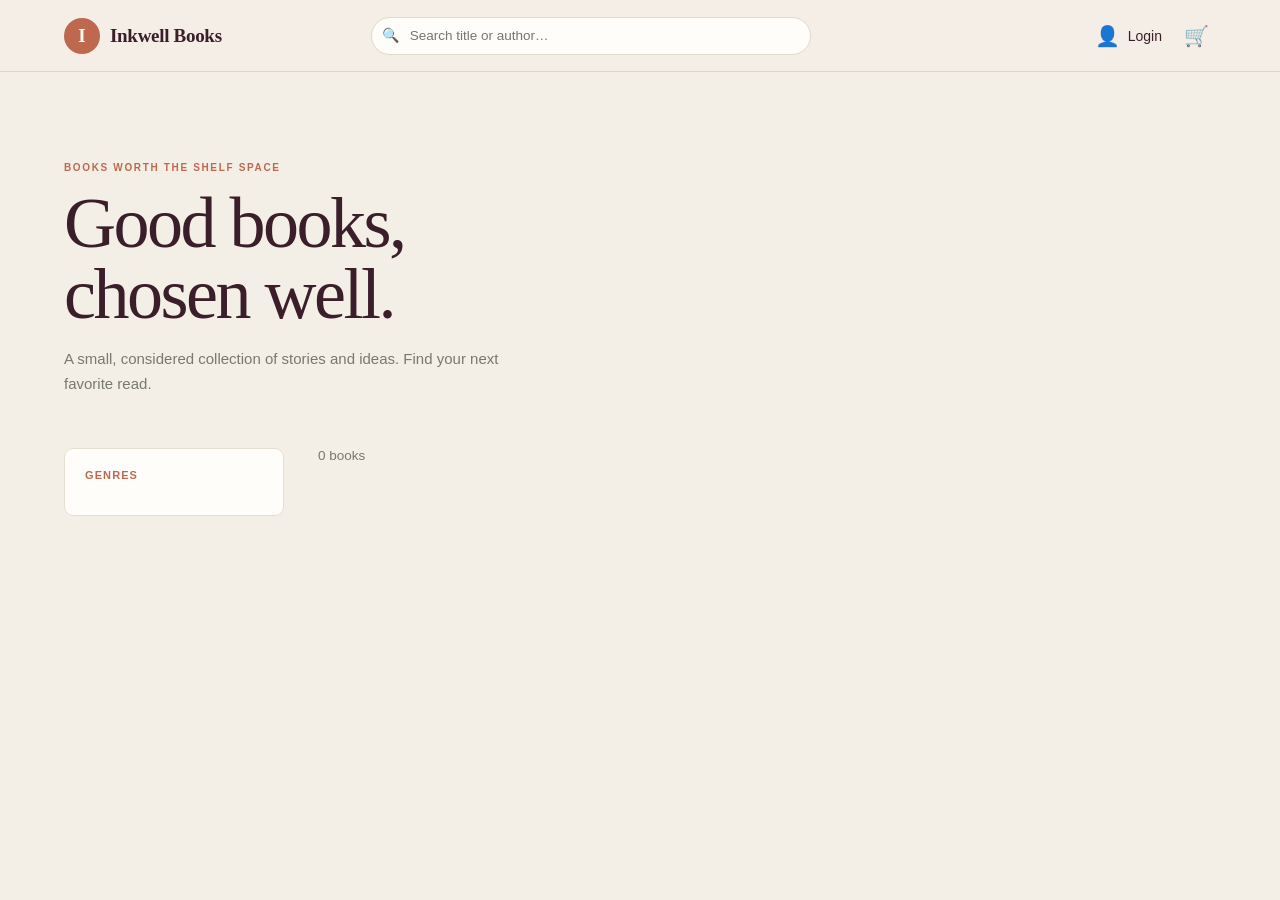
<file: index.html>
<!DOCTYPE html>
<html lang="en">
<head>
    <meta charset="UTF-8">
    <meta name="viewport" content="width=device-width, initial-scale=1">
    <meta http-equiv="refresh" content="0; url=shop.html">
    <title>Inkwell Books</title>
</head>
<body>
    <p>Redirecting to <a href="shop.html">Inkwell Books</a>…</p>
</body>
</html>
</file>
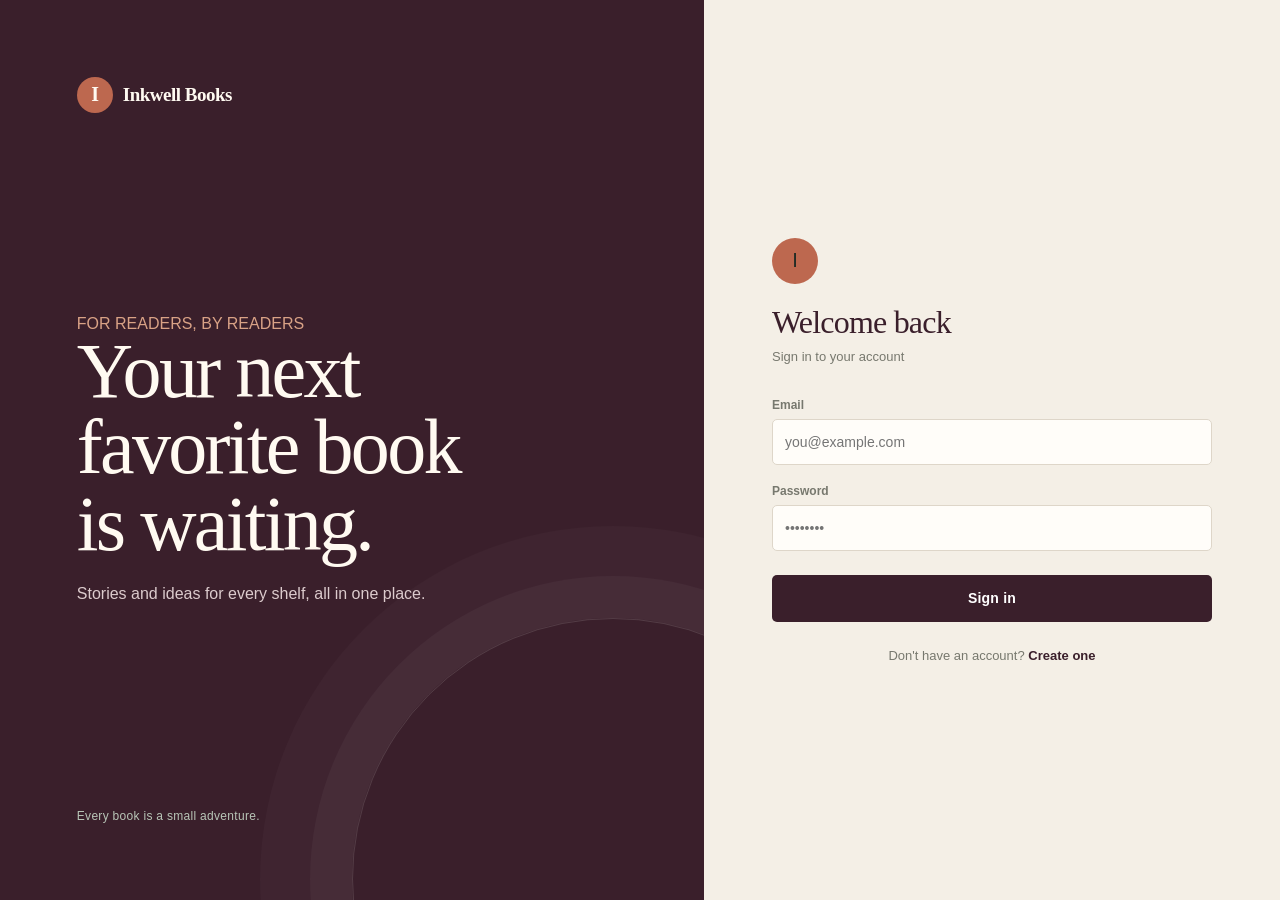
<file: account.html>
<!DOCTYPE html>
<html lang="en">
<head>
    <meta charset="UTF-8">
    <title>Inkwell Books - Account</title>
    <link rel="stylesheet" href="style/account.css">
    <link rel="stylesheet" href="style/inkwell.css">
</head>
<body class="account-page">
    <div class="container">
        <a href="shop.html" class="brand-link"><span class="brand-mark" aria-hidden="true">I</span>Inkwell Books</a>
        <p class="account-eyebrow">YOUR READING CORNER</p>
        <h2>My Account</h2>
        <div id="user-info">
            <div class="form-group">
                <label for="name">First Name</label>
                <input type="text" id="name" readonly>
            </div>
            <div class="form-group">
                <label for="surname">Surname</label>
                <input type="text" id="surname" readonly>
            </div>
            <div class="form-group">
                <label for="email">Email</label>
                <input type="email" id="email" readonly>
            </div>
            <div class="form-group">
                <label for="password">Password</label>
                <input type="password" id="password" readonly>
            </div>
            <button id="edit-btn" class="btn btn-blue">Edit</button>
            <button id="save-btn" class="btn btn-green">Save</button>
            <button id="cancel-btn" class="btn btn-gray">Cancel</button>
        </div>
        <section id="wishlist-section" class="wishlist-section">
            <h3>My Wishlist</h3>
            <div id="wishlist-items"></div>
        </section>
        <div class="logout-area">
            <button id="logout-btn" class="btn btn-red">Logout</button>
        </div>
    </div>

    <dialog id="logout-dialog" class="confirm-dialog" aria-labelledby="logout-dialog-title">
        <div class="confirm-dialog-icon" aria-hidden="true">↗</div>
        <h3 id="logout-dialog-title">Log out from your account?</h3>
        <p>You'll need to sign in again to continue.</p>
        <div class="confirm-dialog-actions">
            <button type="button" class="btn btn-gray" id="cancel-logout">Stay logged in</button>
            <button type="button" class="btn btn-red" id="confirm-logout">Log out</button>
        </div>
    </dialog>

    <script src="https://ajax.googleapis.com/ajax/libs/jquery/3.7.1/jquery.min.js"></script>
    <script src="scripts/users/user.js"></script>
    <script src="scripts/storage.js"></script>
    <script src="scripts/account.js"></script>
</body>
</html>
</file>
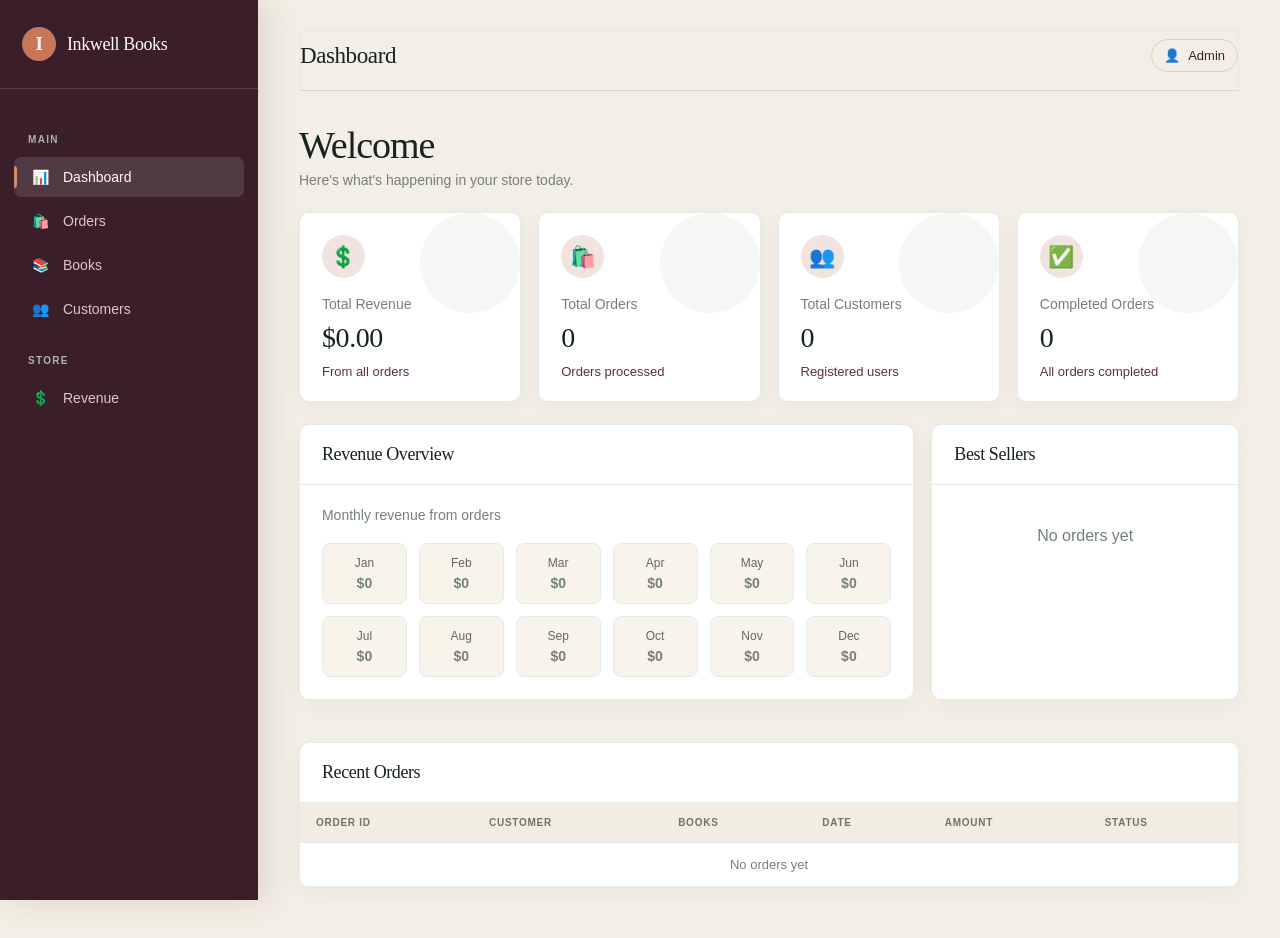
<file: admin.html>
<!DOCTYPE html>
<html lang="en">
<head>
    <meta charset="UTF-8">
    <title>Inkwell Books - Dashboard</title>
    <link rel="stylesheet" href="style/admin.css">
    <link rel="stylesheet" href="style/inkwell.css">
</head>
<body class="admin-page">

    <div class="sidebar">
        <div class="sidebar-brand">
            <h5><span class="brand-mark" aria-hidden="true">I</span><span>Inkwell Books</span></h5>
        </div>
        <ul class="sidebar-menu">
            <li class="sidebar-section-title">MAIN</li>
            <li>
                <a href="admin.html" class="active">
                    <span class="icon">📊</span>
                    <span>Dashboard</span>
                </a>
            </li>
            <li>
                <a href="orders.html">
                    <span class="icon">🛍️</span>
                    <span>Orders</span>
                </a>
            </li>
            <li>
                <a href="books.html">
                    <span class="icon">📚</span>
                    <span>Books</span>
                </a>
            </li>
            <li>
                <a href="customers.html">
                    <span class="icon">👥</span>
                    <span>Customers</span>
                </a>
            </li>

            <li class="sidebar-section-title">STORE</li>
            <li>
                <a href="revenue.html">
                    <span class="icon">💲</span>
                    <span>Revenue</span>
                </a>
            </li>
        </ul>
    </div>

    <div class="main-content">

        <div class="topbar">
            <h3>Dashboard</h3>
            <a href="account.html" class="account-link" title="Account">
                <span>👤</span>
                <span>Admin</span>
            </a>
        </div>

        <div class="greeting">
            <h2>Welcome</h2>
            <p>Here's what's happening in your store today.</p>
        </div>

        <div class="stats-row">
            <div class="stat-card">
                <div class="stat-card-icon">💲</div>
                <h6>Total Revenue</h6>
                <h3 id="dashboardTotalRevenue">$0.00</h3>
                <p class="stat-card-change">From all orders</p>
            </div>
            <div class="stat-card">
                <div class="stat-card-icon">🛍️</div>
                <h6>Total Orders</h6>
                <h3 id="dashboardTotalOrders">0</h3>
                <p class="stat-card-change">Orders processed</p>
            </div>
            <div class="stat-card">
                <div class="stat-card-icon">👥</div>
                <h6>Total Customers</h6>
                <h3 id="dashboardTotalCustomers">0</h3>
                <p class="stat-card-change">Registered users</p>
            </div>
            <div class="stat-card">
                <div class="stat-card-icon">✅</div>
                <h6>Completed Orders</h6>
                <h3 id="dashboardCompletedOrders">0</h3>
                <p class="stat-card-change">All orders completed</p>
            </div>
        </div>

        <div class="two-columns">
            <div class="card">
                <div class="card-header">
                    <h5>Revenue Overview</h5>
                </div>
                <div class="card-body">
                    <p class="card-note">Monthly revenue from orders</p>
                    <div id="monthlyRevenueGrid" class="month-grid"></div>
                </div>
            </div>

            <div class="card">
                <div class="card-header">
                    <h5>Best Sellers</h5>
                </div>
                <div class="card-body">
                    <div id="topProductsContainer">
                        <p class="empty-text">No orders yet</p>
                    </div>
                </div>
            </div>
        </div>

        <div class="card">
            <div class="card-header">
                <h5>Recent Orders</h5>
            </div>
            <div class="table-wrapper">
                <table class="table-custom">
                    <thead>
                        <tr>
                            <th>ORDER ID</th>
                            <th>CUSTOMER</th>
                            <th>BOOKS</th>
                            <th>DATE</th>
                            <th>AMOUNT</th>
                            <th>STATUS</th>
                        </tr>
                    </thead>
                    <tbody id="recentOrdersTableBody"></tbody>
                </table>
            </div>
        </div>
    </div>

    <script src="https://ajax.googleapis.com/ajax/libs/jquery/3.7.1/jquery.min.js"></script>
    <script src="scripts/users/user.js"></script>
    <script src="scripts/storage.js"></script>
    <script src="scripts/users/dashboard.js"></script>
</body>
</html>
</file>
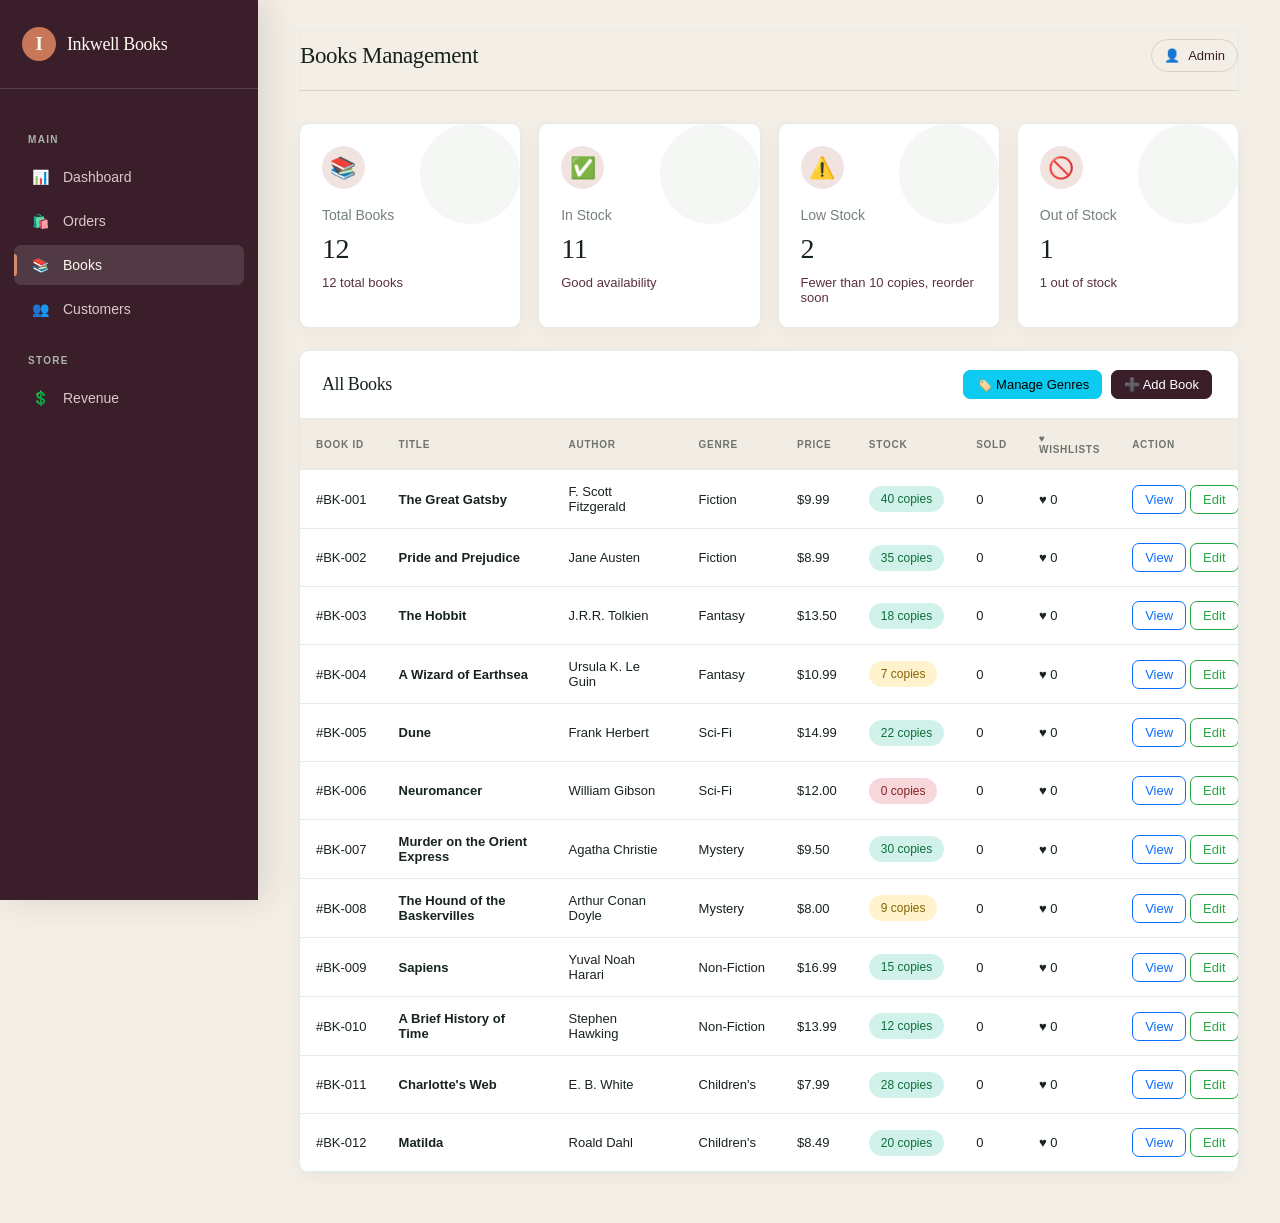
<file: books.html>
<!DOCTYPE html>
<html lang="en">
<head>
    <meta charset="UTF-8">
    <title>Inkwell Books - Products</title>
    <link rel="stylesheet" href="style/admin.css">
    <link rel="stylesheet" href="style/inkwell.css">
</head>
<body class="admin-page">

    <div class="sidebar">
        <div class="sidebar-brand">
            <h5><span class="brand-mark" aria-hidden="true">I</span><span>Inkwell Books</span></h5>
        </div>
        <ul class="sidebar-menu">
            <li class="sidebar-section-title">MAIN</li>
            <li>
                <a href="admin.html">
                    <span class="icon">📊</span>
                    <span>Dashboard</span>
                </a>
            </li>
            <li>
                <a href="orders.html">
                    <span class="icon">🛍️</span>
                    <span>Orders</span>
                </a>
            </li>
            <li>
                <a href="books.html" class="active">
                    <span class="icon">📚</span>
                    <span>Books</span>
                </a>
            </li>
            <li>
                <a href="customers.html">
                    <span class="icon">👥</span>
                    <span>Customers</span>
                </a>
            </li>

            <li class="sidebar-section-title">STORE</li>
            <li>
                <a href="revenue.html">
                    <span class="icon">💲</span>
                    <span>Revenue</span>
                </a>
            </li>
        </ul>
    </div>

    <div class="main-content">

        <div class="topbar">
            <h3>Books Management</h3>
            <a href="account.html" class="account-link" title="Account">
                <span>👤</span>
                <span>Admin</span>
            </a>
        </div>

        <div class="stats-row">
            <div class="stat-card">
                <div class="stat-card-icon">📚</div>
                <h6>Total Books</h6>
                <h3 id="totalProductsCount">0</h3>
                <p class="stat-card-change"><span id="totalProductsChange">0 total books</span></p>
            </div>
            <div class="stat-card">
                <div class="stat-card-icon">✅</div>
                <h6>In Stock</h6>
                <h3 id="inStockCount">0</h3>
                <p class="stat-card-change"><span id="inStockChange">Good availability</span></p>
            </div>
            <div class="stat-card">
                <div class="stat-card-icon">⚠️</div>
                <h6>Low Stock</h6>
                <h3 id="lowStockCount">0</h3>
                <p class="stat-card-change"><span id="lowStockChange">Needs attention</span></p>
            </div>
            <div class="stat-card">
                <div class="stat-card-icon">🚫</div>
                <h6>Out of Stock</h6>
                <h3 id="outOfStockCount">0</h3>
                <p class="stat-card-change"><span id="outOfStockChange">0 out of stock</span></p>
            </div>
        </div>

        <div class="card">
            <div class="card-header">
                <h5>All Books</h5>
                <div>
                    <button class="btn btn-blue" id="manageGenresBtn">🏷️ Manage Genres</button>
                    <button class="btn btn-green" id="addBookBtn">➕ Add Book</button>
                </div>
            </div>
            <div class="table-wrapper">
                <table class="table-custom">
                    <thead>
                        <tr>
                            <th>BOOK ID</th>
                            <th>TITLE</th>
                            <th>AUTHOR</th>
                            <th>GENRE</th>
                            <th>PRICE</th>
                            <th>STOCK</th>
                            <th>SOLD</th>
                            <th>♥ WISHLISTS</th>
                            <th>ACTION</th>
                        </tr>
                    </thead>
                    <tbody id="booksTableBody"></tbody>
                </table>
            </div>
        </div>
    </div>

    <div class="modal" id="manageGenresModal">
        <div class="modal-box">
            <div class="modal-header">
                <h5>Manage Genres</h5>
                <button type="button" class="modal-close">×</button>
            </div>
            <div class="modal-body">
                <div class="form-group">
                    <label for="newGenre">Add New Genre</label>
                    <div class="input-row">
                        <input type="text" id="newGenre" placeholder="Enter genre name">
                        <button class="btn btn-green" type="button" id="addGenreBtn">Add</button>
                    </div>
                </div>
                <div>
                    <label>Current Genres</label>
                    <div id="genresList"></div>
                </div>
            </div>
        </div>
    </div>

    <div class="modal" id="addBookModal">
        <div class="modal-box">
            <div class="modal-header">
                <h5>Add New Book</h5>
                <button type="button" class="modal-close">×</button>
            </div>
            <div class="modal-body">
                <div class="form-group">
                    <label for="bookTitle">Title</label>
                    <input type="text" id="bookTitle" placeholder="Enter book title">
                </div>
                <div class="form-group">
                    <label for="bookAuthor">Author</label>
                    <input type="text" id="bookAuthor" placeholder="Enter author name">
                </div>
                <div class="form-group">
                    <label for="bookGenre">Genre</label>
                    <select id="bookGenre"></select>
                </div>
                <div class="form-group">
                    <label for="bookPrice">Price</label>
                    <input type="text" id="bookPrice" placeholder="e.g., $12.99">
                </div>
                <div class="form-group">
                    <label for="bookStock">Copies in stock</label>
                    <input type="number" id="bookStock" placeholder="Enter number of copies" min="0">
                </div>
            </div>
            <div class="modal-footer">
                <button type="button" class="btn btn-gray modal-close">Cancel</button>
                <button type="button" class="btn btn-green" id="saveBookBtn">Add Book</button>
            </div>
        </div>
    </div>

    <script src="https://ajax.googleapis.com/ajax/libs/jquery/3.7.1/jquery.min.js"></script>
    <script src="scripts/users/user.js"></script>
    <script src="scripts/storage.js"></script>
    <script src="scripts/users/books.js"></script>
</body>
</html>
</file>
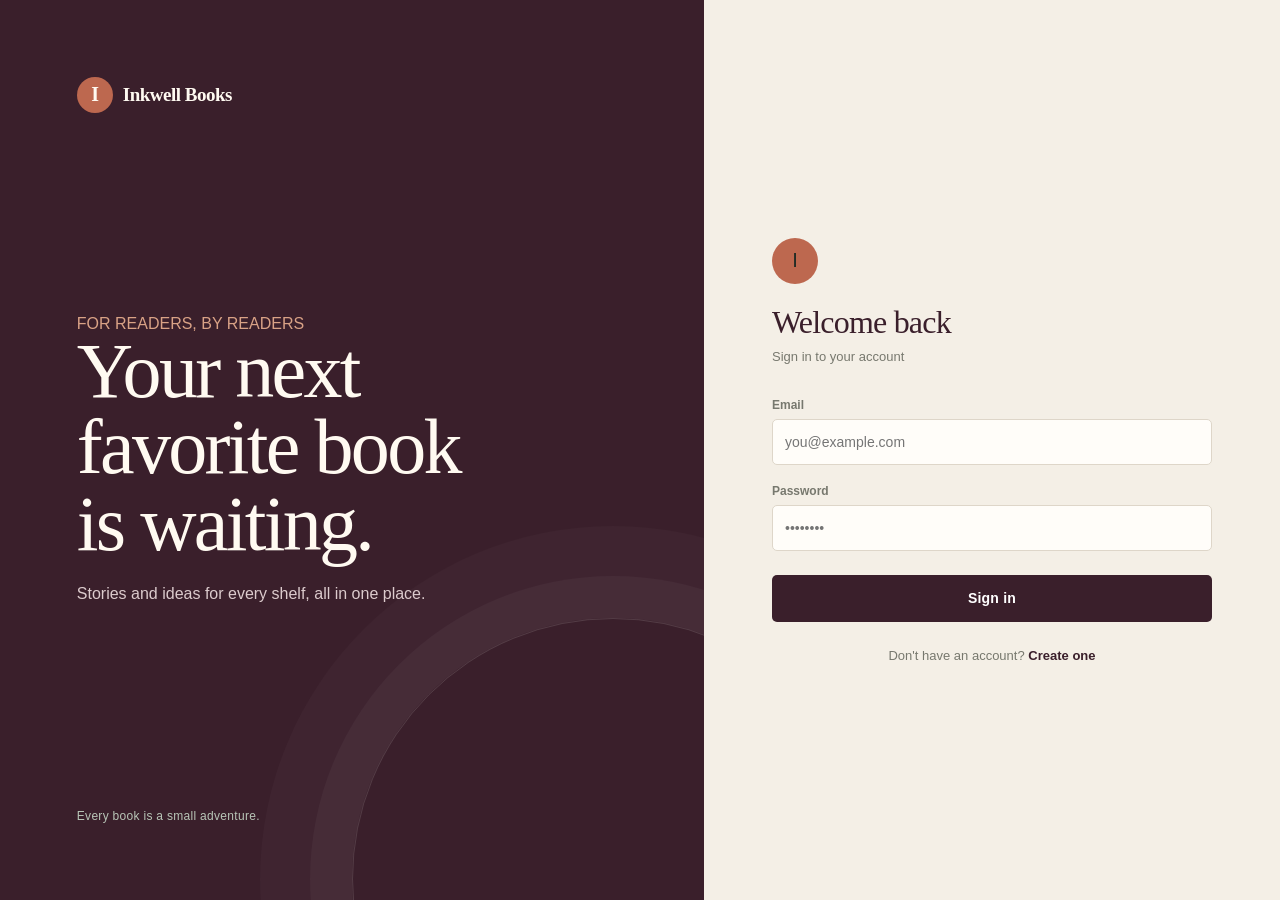
<file: login.html>
<!DOCTYPE html>
<html lang="en">
<head>
  <meta charset="UTF-8" />
  <title>Inkwell Books - Sign in</title>
  <link rel="stylesheet" href="style/login.css" />
  <link rel="stylesheet" href="style/inkwell.css" />
  <script src="https://ajax.googleapis.com/ajax/libs/jquery/3.7.1/jquery.min.js"></script>
</head>
<body class="auth-page">

  <aside class="auth-aside">
    <a href="shop.html" class="brand-link"><span class="brand-mark" aria-hidden="true">I</span>Inkwell Books</a>
    <div class="auth-aside-copy">
      <p class="auth-eyebrow">FOR READERS, BY READERS</p>
      <h2>Your next<br>favorite book<br>is waiting.</h2>
      <p>Stories and ideas for every shelf, all in one place.</p>
    </div>
    <p class="auth-aside-foot">Every book is a small adventure.</p>
  </aside>
  <div class="card">
    <div class="header">
      <div class="logo">
        I
      </div>
      <h1>Welcome back</h1>
      <p>Sign in to your account</p>
    </div>

    <div class="form">
      <div class="form-group">
        <label for="email">Email</label>
        <input type="email" id="email" placeholder="you@example.com" />
      </div>

      <div class="form-group">
        <label for="password">Password</label>
        <input type="password" id="password" placeholder="••••••••" />
      </div>

      <button id="sign-in-button" type="button">Sign in</button>
    </div>

    <p class="footer">Don't have an account? <a href="register.html">Create one</a></p>
  </div>
  <script src="scripts/users/user.js"></script>
  <script src="scripts/storage.js"></script>
  <script src="scripts/login.js"></script>
</body>
</html>
</file>
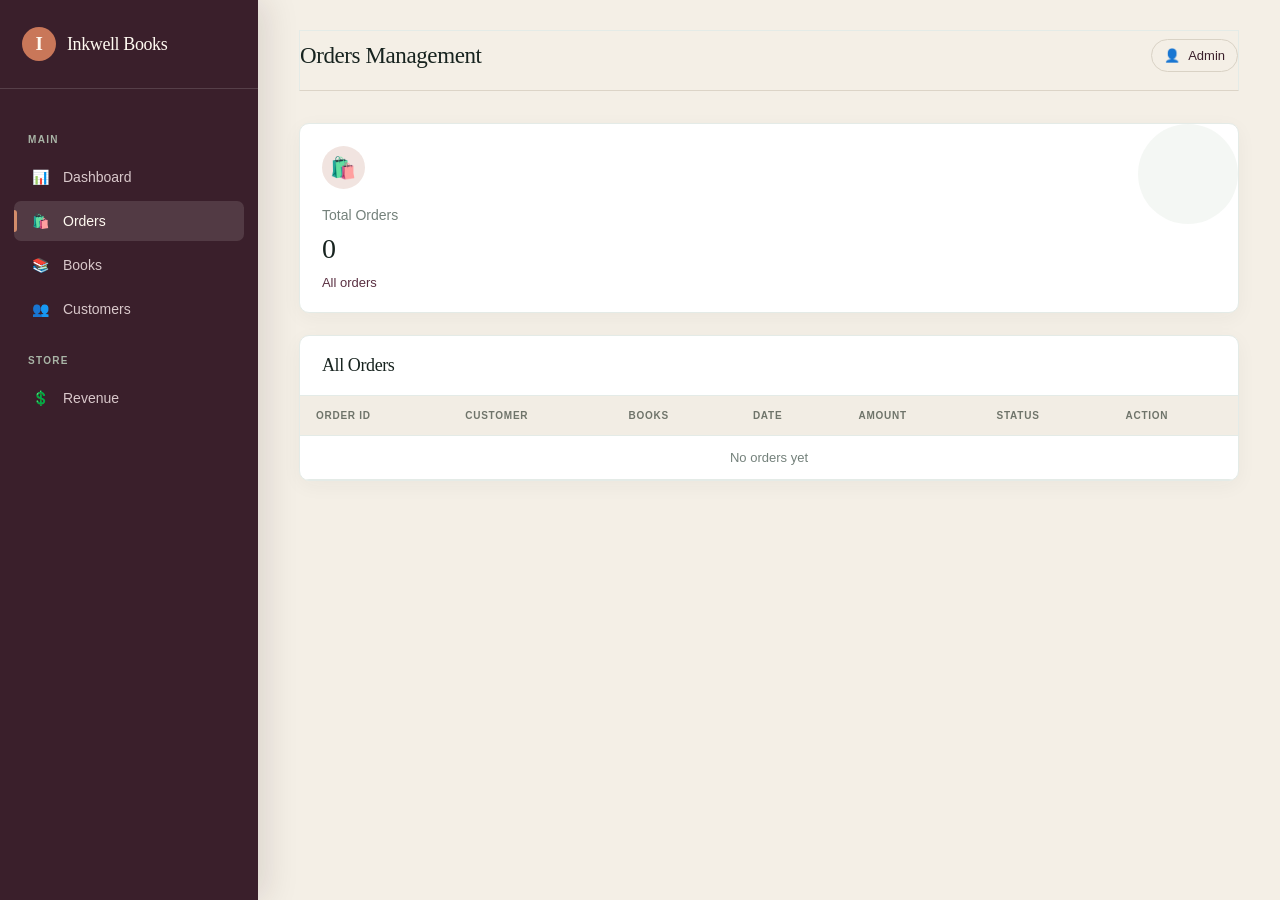
<file: orders.html>
<!DOCTYPE html>
<html lang="en">
<head>
    <meta charset="UTF-8">
    <title>Inkwell Books - Orders</title>
    <link rel="stylesheet" href="style/admin.css">
    <link rel="stylesheet" href="style/inkwell.css">
</head>
<body class="admin-page">

    <div class="sidebar">
        <div class="sidebar-brand">
            <h5><span class="brand-mark" aria-hidden="true">I</span><span>Inkwell Books</span></h5>
        </div>
        <ul class="sidebar-menu">
            <li class="sidebar-section-title">MAIN</li>
            <li>
                <a href="admin.html">
                    <span class="icon">📊</span>
                    <span>Dashboard</span>
                </a>
            </li>
            <li>
                <a href="orders.html" class="active">
                    <span class="icon">🛍️</span>
                    <span>Orders</span>
                </a>
            </li>
            <li>
                <a href="books.html">
                    <span class="icon">📚</span>
                    <span>Books</span>
                </a>
            </li>
            <li>
                <a href="customers.html">
                    <span class="icon">👥</span>
                    <span>Customers</span>
                </a>
            </li>

            <li class="sidebar-section-title">STORE</li>
            <li>
                <a href="revenue.html">
                    <span class="icon">💲</span>
                    <span>Revenue</span>
                </a>
            </li>
        </ul>
    </div>

    <div class="main-content">

        <div class="topbar">
            <h3>Orders Management</h3>
            <a href="account.html" class="account-link" title="Account">
                <span>👤</span>
                <span>Admin</span>
            </a>
        </div>

        <div class="stats-row">
            <div class="stat-card">
                <div class="stat-card-icon">🛍️</div>
                <h6>Total Orders</h6>
                <h3 id="totalOrdersCount">0</h3>
                <p class="stat-card-change">All orders</p>
            </div>
        </div>

        <div class="card">
            <div class="card-header">
                <h5>All Orders</h5>
            </div>
            <div class="table-wrapper">
                <table class="table-custom">
                    <thead>
                        <tr>
                            <th>ORDER ID</th>
                            <th>CUSTOMER</th>
                            <th>BOOKS</th>
                            <th>DATE</th>
                            <th>AMOUNT</th>
                            <th>STATUS</th>
                            <th>ACTION</th>
                        </tr>
                    </thead>
                    <tbody id="ordersTableBody"></tbody>
                </table>
            </div>
        </div>
    </div>

    <script src="https://ajax.googleapis.com/ajax/libs/jquery/3.7.1/jquery.min.js"></script>
    <script src="scripts/users/user.js"></script>
    <script src="scripts/storage.js"></script>
    <script src="scripts/users/orders.js"></script>
</body>
</html>
</file>
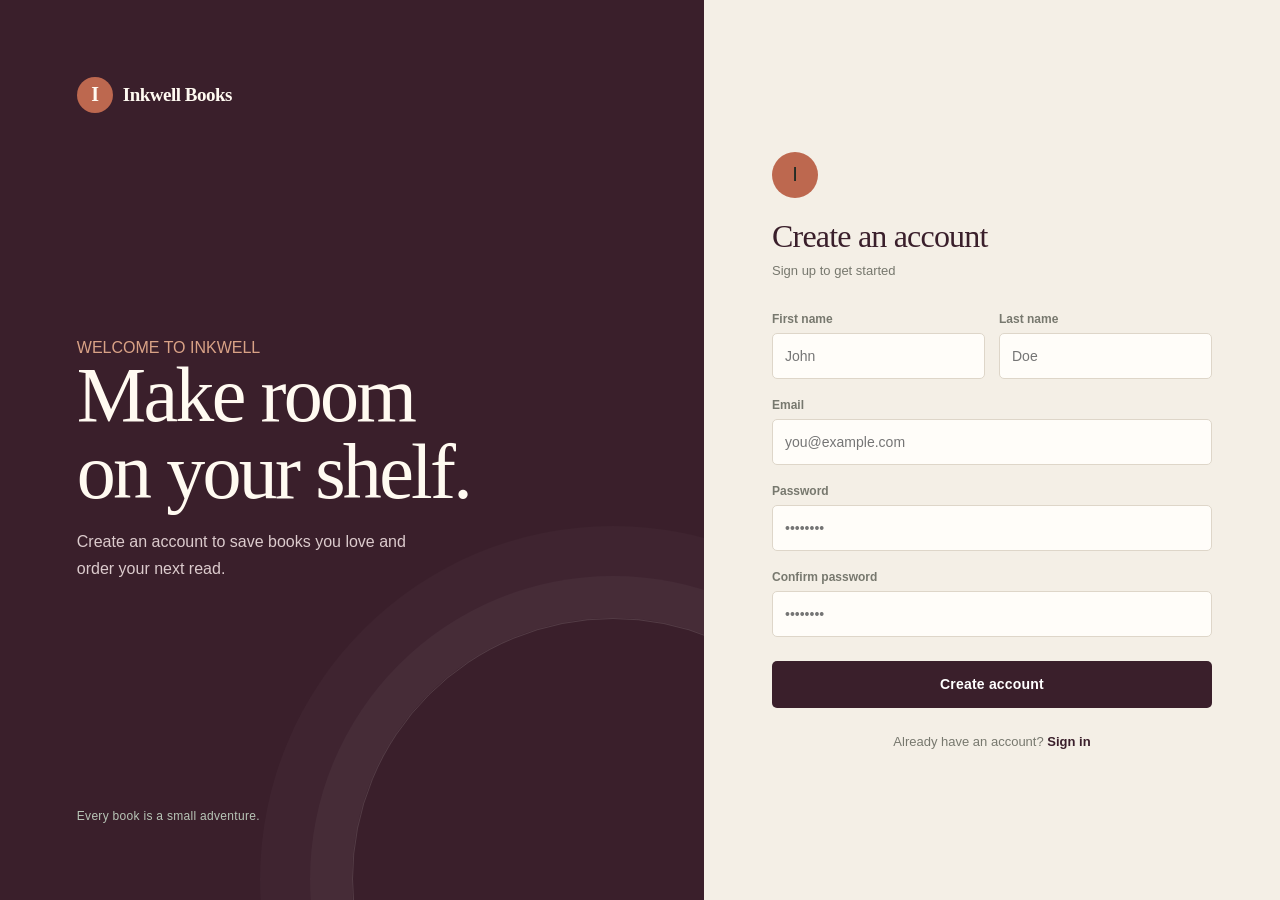
<file: register.html>
<!DOCTYPE html>
<html lang="en">
<head>
  <meta charset="UTF-8" />
  <title>Inkwell Books - Create account</title>
  <link rel="stylesheet" href="style/register.css" />
  <link rel="stylesheet" href="style/inkwell.css" />
  <script src="https://ajax.googleapis.com/ajax/libs/jquery/3.7.1/jquery.min.js"></script>
</head>
<body class="auth-page">

  <aside class="auth-aside">
    <a href="shop.html" class="brand-link"><span class="brand-mark" aria-hidden="true">I</span>Inkwell Books</a>
    <div class="auth-aside-copy">
      <p class="auth-eyebrow">WELCOME TO INKWELL</p>
      <h2>Make room<br>on your shelf.</h2>
      <p>Create an account to save books you love and order your next read.</p>
    </div>
    <p class="auth-aside-foot">Every book is a small adventure.</p>
  </aside>
  <div class="card">
    <div class="header">
      <div class="logo">
        I
      </div>
      <h1>Create an account</h1>
      <p>Sign up to get started</p>
    </div>

    <div class="form">
      <div class="form-row">
        <div class="form-group">
          <label for="firstname">First name</label>
          <input type="text" id="firstname" placeholder="John" />
        </div>
        <div class="form-group">
          <label for="lastname">Last name</label>
          <input type="text" id="lastname" placeholder="Doe" />
        </div>
      </div>

      <div class="form-group">
        <label for="email">Email</label>
        <input type="email" id="email" placeholder="you@example.com" />
      </div>

      <div class="form-group">
        <label for="password">Password</label>
        <input type="password" id="password" placeholder="••••••••" />
      </div>

      <div class="form-group">
        <label for="confirm-password">Confirm password</label>
        <input type="password" id="confirm-password" placeholder="••••••••" />
      </div>

      <button id="create-account-button" type="button">Create account</button>
    </div>

    <p class="footer">Already have an account? <a href="login.html">Sign in</a></p>
  </div>
  <script src="scripts/users/user.js"></script>
  <script src="scripts/storage.js"></script>
  <script src="scripts/register.js"></script>
</body>
</html>
</file>
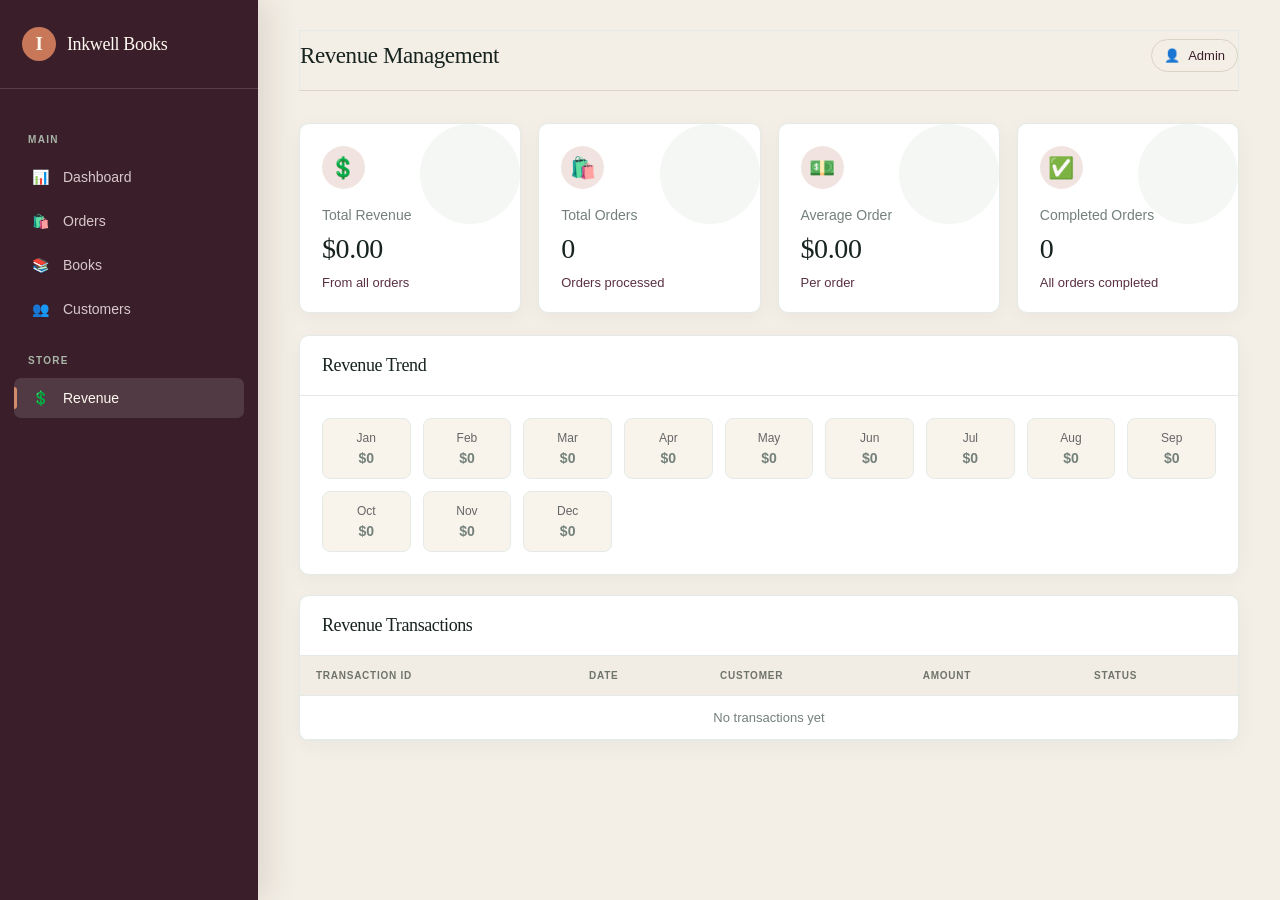
<file: revenue.html>
<!DOCTYPE html>
<html lang="en">
<head>
    <meta charset="UTF-8">
    <title>Inkwell Books - Revenue</title>
    <link rel="stylesheet" href="style/admin.css">
    <link rel="stylesheet" href="style/inkwell.css">
</head>
<body class="admin-page">

    <div class="sidebar">
        <div class="sidebar-brand">
            <h5><span class="brand-mark" aria-hidden="true">I</span><span>Inkwell Books</span></h5>
        </div>
        <ul class="sidebar-menu">
            <li class="sidebar-section-title">MAIN</li>
            <li>
                <a href="admin.html">
                    <span class="icon">📊</span>
                    <span>Dashboard</span>
                </a>
            </li>
            <li>
                <a href="orders.html">
                    <span class="icon">🛍️</span>
                    <span>Orders</span>
                </a>
            </li>
            <li>
                <a href="books.html">
                    <span class="icon">📚</span>
                    <span>Books</span>
                </a>
            </li>
            <li>
                <a href="customers.html">
                    <span class="icon">👥</span>
                    <span>Customers</span>
                </a>
            </li>

            <li class="sidebar-section-title">STORE</li>
            <li>
                <a href="revenue.html" class="active">
                    <span class="icon">💲</span>
                    <span>Revenue</span>
                </a>
            </li>
        </ul>
    </div>

    <div class="main-content">

        <div class="topbar">
            <h3>Revenue Management</h3>
            <a href="account.html" class="account-link" title="Account">
                <span>👤</span>
                <span>Admin</span>
            </a>
        </div>

        <div class="stats-row">
            <div class="stat-card">
                <div class="stat-card-icon">💲</div>
                <h6>Total Revenue</h6>
                <h3 id="revenueTotalRevenue">$0.00</h3>
                <p class="stat-card-change">From all orders</p>
            </div>
            <div class="stat-card">
                <div class="stat-card-icon">🛍️</div>
                <h6>Total Orders</h6>
                <h3 id="revenueTotalOrders">0</h3>
                <p class="stat-card-change">Orders processed</p>
            </div>
            <div class="stat-card">
                <div class="stat-card-icon">💵</div>
                <h6>Average Order</h6>
                <h3 id="revenueAvgOrder">$0.00</h3>
                <p class="stat-card-change">Per order</p>
            </div>
            <div class="stat-card">
                <div class="stat-card-icon">✅</div>
                <h6>Completed Orders</h6>
                <h3 id="revenueCompletedOrders">0</h3>
                <p class="stat-card-change">All orders completed</p>
            </div>
        </div>

        <div class="card">
            <div class="card-header">
                <h5>Revenue Trend</h5>
            </div>
            <div class="card-body">
                <div id="revenueTrendGrid" class="month-grid"></div>
            </div>
        </div>

        <div class="card">
            <div class="card-header">
                <h5>Revenue Transactions</h5>
            </div>
            <div class="table-wrapper">
                <table class="table-custom">
                    <thead>
                        <tr>
                            <th>TRANSACTION ID</th>
                            <th>DATE</th>
                            <th>CUSTOMER</th>
                            <th>AMOUNT</th>
                            <th>STATUS</th>
                        </tr>
                    </thead>
                    <tbody id="revenueTableBody"></tbody>
                </table>
            </div>
        </div>
    </div>

    <script src="https://ajax.googleapis.com/ajax/libs/jquery/3.7.1/jquery.min.js"></script>
    <script src="scripts/users/user.js"></script>
    <script src="scripts/storage.js"></script>
    <script src="scripts/users/revenue.js"></script>
</body>
</html>
</file>
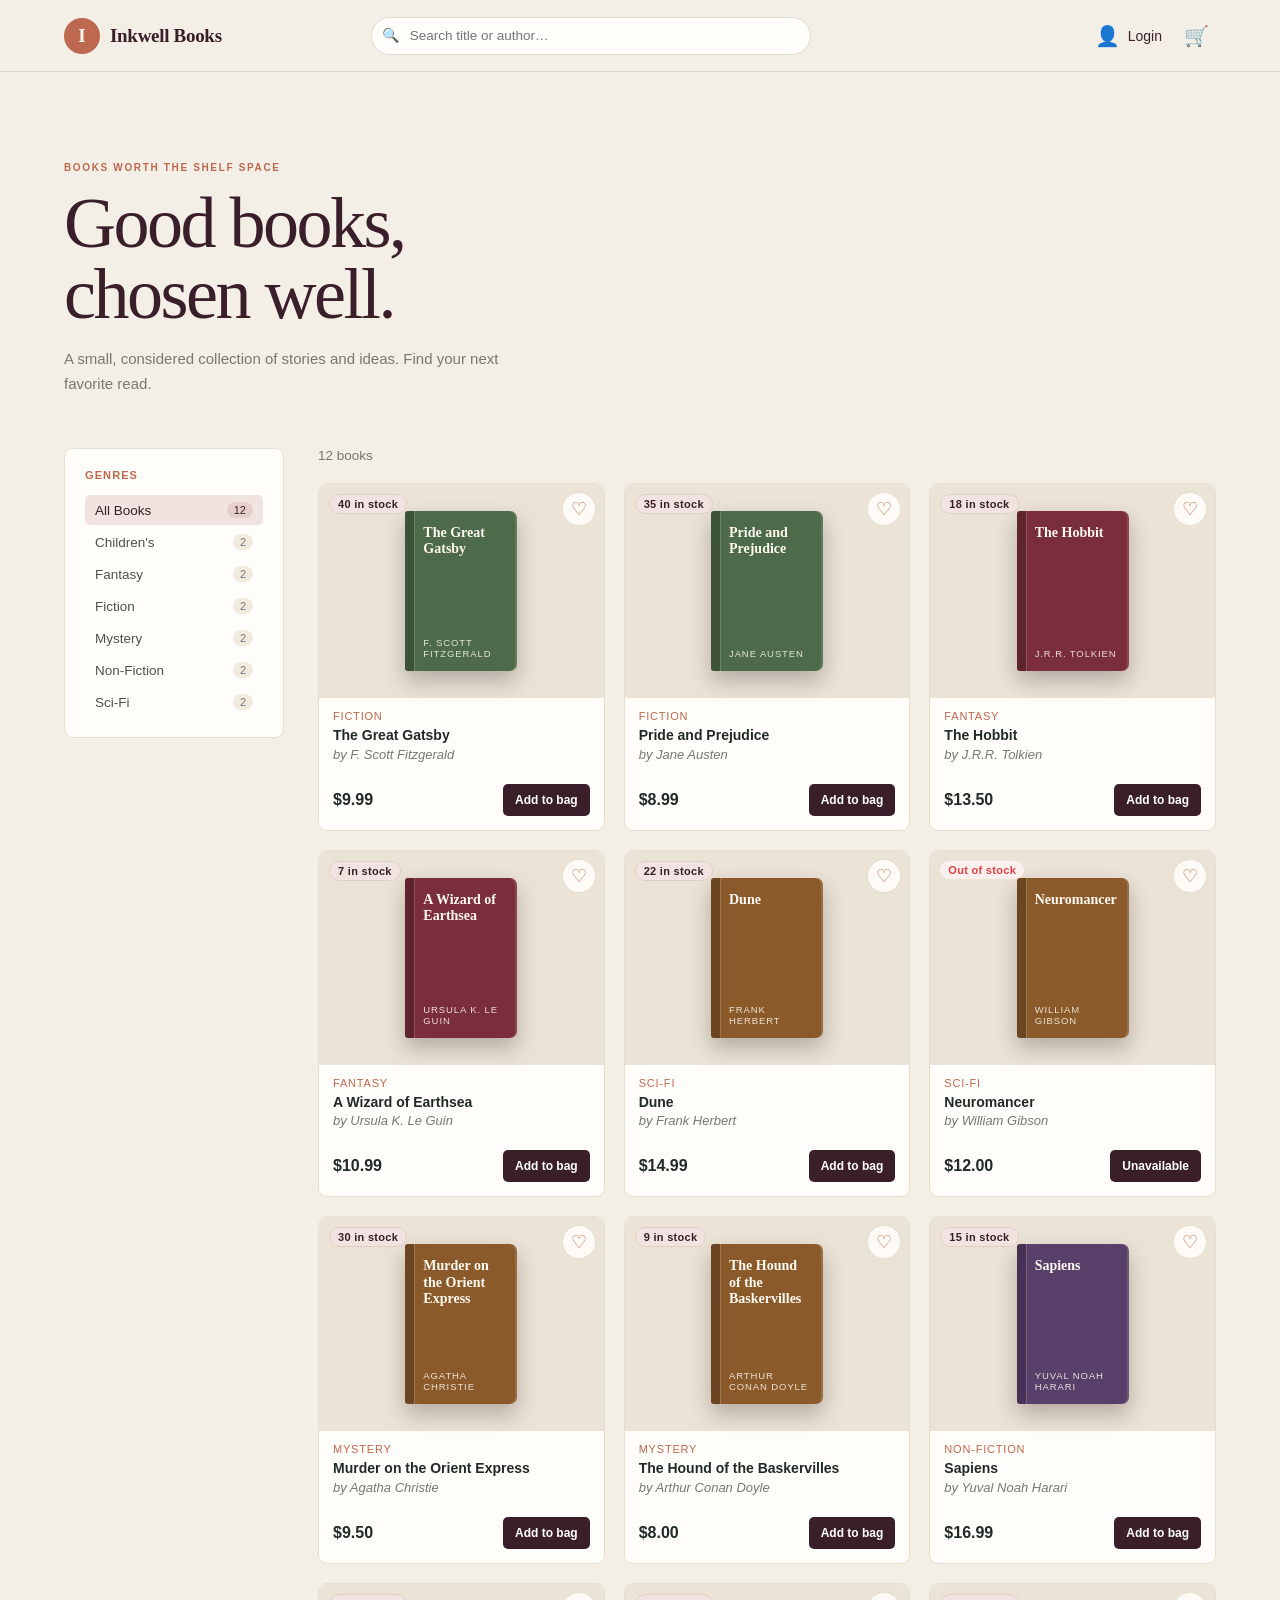
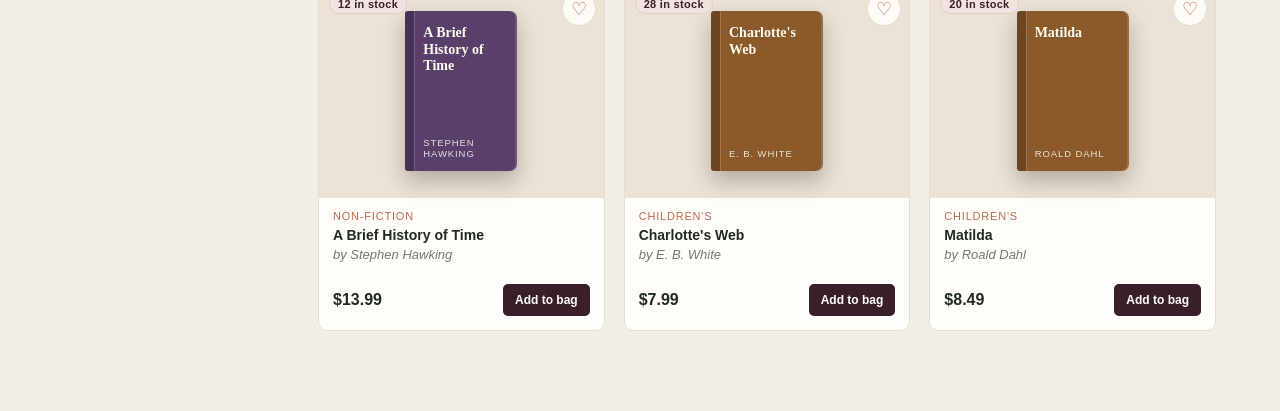
<file: shop.html>
<!DOCTYPE html>
<html lang="en">
<head>
  <meta charset="UTF-8" />
  <title>Inkwell Books - Shop</title>
    <link rel="stylesheet" href="style/shop.css" />
    <link rel="stylesheet" href="style/inkwell.css" />
    <script src="https://ajax.googleapis.com/ajax/libs/jquery/3.7.1/jquery.min.js"></script>
</head>
<body class="shop-page">


  <nav>
    <a href="#" class="nav-logo">
      <div class="nav-logo-icon" aria-hidden="true">
        I
      </div>
      <span class="nav-logo-text">Inkwell Books</span>
    </a>

    <div class="nav-search">
      <span class="search-icon">🔍</span>
      <input type="text" placeholder="Search title or author…" />
    </div>

    <div class="nav-actions">
      

      <button class="nav-btn" title="Account" id="account_button">
        <span class="nav-icon">👤</span>
        <span id="account_label">Account</span>
      </button>
 
      <button class="nav-btn" title="Cart" id="cart_button">
        <span class="nav-icon">🛒</span>
      </button>
      <div id="cart_panel" class="cart-panel hidden">
        <div class="cart-panel-header">
          <h4>Your bag</h4>
          <button id="cart_close" class="cart-close">×</button>
        </div>
        <div id="cart_items" class="cart-items"></div>
        <div class="cart-total" id="cart_total">
          <span>Final price:</span>
          <strong>$0.00</strong>
        </div>
        <div class="cart-panel-footer">
          <button id="checkout_button" class="btn-primary" disabled>Checkout</button>
        </div>
      </div>
    </div>
  </nav>

  <header class="shop-header">
    <p class="shop-kicker">BOOKS WORTH THE SHELF SPACE</p>
    <h1>Good books,<br>chosen well.</h1>
    <p class="shop-intro">A small, considered collection of stories and ideas. Find your next favorite read.</p>
  </header>


  <div class="store-layout" id="products">

  
    <aside class="sidebar">
      <div class="sidebar-section">
        <p class="sidebar-title">Genres</p>
        <ul class="category-list">
          
        </ul>
      </div>
    </aside>


    <main class="main-content">


      <div class="toolbar">
        <div class="toolbar-left">
          <span class="results-count">0 books</span>
        </div>
      </div>

  
      <div class="product-grid">

      </div>

    </main>
  </div>
  <script src="scripts/users/user.js"></script>
  <script src="scripts/storage.js"></script>
  <script src="scripts/shop.js"></script>
</body>
</html>
</file>
<file: style/account.css>
* {
    margin: 0;
    padding: 0;
    box-sizing: border-box;
}

body {
    background: #f3f7f5;
    color: #17231f;
    font-family: Arial, sans-serif;
}

.container {
    width: 100%;
    max-width: 500px;
    margin: 64px auto;
    padding: 32px;
    background: #fff;
    border: 1px solid #e4ebe7;
    border-radius: 16px;
    box-shadow: 0 12px 36px rgba(28, 55, 44, 0.07);
}

h2 {
    margin-bottom: 26px;
    font-size: 25px;
    letter-spacing: -0.6px;
}

.form-group {
    margin-bottom: 18px;
}

label {
    display: block;
    margin-bottom: 7px;
    font-size: 14px;
    color: #586760;
}

input {
    width: 100%;
    height: 42px;
    padding: 0 12px;
    border: 1px solid #d7e1dc;
    border-radius: 8px;
    font-size: 14px;
}

input:read-only {
    background: #f5f8f6;
    color: #586760;
}

.btn {
    padding: 10px 16px;
    border: none;
    border-radius: 8px;
    color: #fff;
    font-size: 14px;
    font-weight: 600;
    cursor: pointer;
    transition: background-color 150ms ease, transform 150ms ease;
}

.btn:hover {
    transform: translateY(-1px);
}

.btn-blue {
    background: #3379bd;
}

.btn-green {
    background: #1d9e75;
}

.btn-green:hover {
    background: #178060;
}

.btn-gray {
    background: #65756d;
}

.btn-red {
    background: #c74444;
}

.btn-red:hover {
    background: #ad3636;
}

.logout-area {
    display: flex;
    justify-content: flex-end;
    margin-top: 26px;
    padding-top: 22px;
    border-top: 1px solid #e4ebe7;
}

#save-btn,
#cancel-btn {
    display: none;
}

.confirm-dialog {
    width: min(420px, calc(100% - 32px));
    margin: auto;
    padding: 30px;
    border: 1px solid #e4ebe7;
    border-radius: 16px;
    color: #17231f;
    box-shadow: 0 24px 70px rgba(10, 25, 19, 0.22);
}

.confirm-dialog::backdrop {
    background: rgba(13, 30, 24, 0.55);
    backdrop-filter: blur(3px);
}

.confirm-dialog-icon {
    width: 44px;
    height: 44px;
    display: flex;
    align-items: center;
    justify-content: center;
    margin-bottom: 18px;
    border-radius: 12px;
    background: #fff0ef;
    color: #c74444;
    font-size: 23px;
    font-weight: 700;
}

.confirm-dialog h3 {
    margin-bottom: 9px;
    font-size: 20px;
    letter-spacing: -0.4px;
}

.confirm-dialog p {
    color: #74817b;
    font-size: 14px;
    line-height: 1.5;
}

.confirm-dialog-actions {
    display: flex;
    justify-content: flex-end;
    gap: 10px;
    margin-top: 25px;
}

.confirm-dialog-actions .btn {
    margin: 0;
}

@media (max-width: 520px) {
    .container {
        margin: 24px auto;
        padding: 24px 20px;
    }

    .confirm-dialog {
        padding: 24px;
    }

    .confirm-dialog-actions {
        flex-direction: column-reverse;
    }
}
</file>
<file: style/inkwell.css>
:root {
    --paper: #f4efe6;
    --paper-deep: #ebe3d6;
    --surface: #fffdf9;
    --ink: #202b25;
    --muted: #77786e;
    --forest: #3a1f2b;
    --forest-light: #5a3042;
    --leaf: #a58a5c;
    --clay: #bd684f;
    --line: #e6ded1;
    --shadow: 0 16px 42px rgba(48, 47, 36, 0.08);
}

* {
    scrollbar-color: #b4b7a9 var(--paper);
}

::selection {
    background: #e8d3cd;
    color: var(--forest);
}

button,
a,
input,
select {
    -webkit-tap-highlight-color: transparent;
}

:focus-visible {
    outline: 3px solid rgba(189, 104, 79, 0.55);
    outline-offset: 3px;
}

.brand-link {
    display: inline-flex;
    align-items: center;
    gap: 10px;
    color: inherit;
    font-family: Georgia, "Times New Roman", serif;
    font-size: 19px;
    font-weight: 700;
    letter-spacing: -0.5px;
    text-decoration: none;
}

.brand-mark {
    width: 36px;
    height: 36px;
    display: inline-flex;
    align-items: center;
    justify-content: center;
    flex: 0 0 auto;
    border-radius: 50%;
    background: var(--clay);
    color: #fffaf1;
    font-family: Georgia, "Times New Roman", serif;
    font-size: 20px;
    font-weight: 700;
}

/* Admin pages */

.admin-page {
    background: var(--paper);
    color: var(--ink);
    font-family: Arial, Helvetica, sans-serif;
}

.admin-page h2,
.admin-page h3,
.admin-page h5 {
    font-family: Georgia, "Times New Roman", serif;
    font-weight: 500;
    letter-spacing: -0.4px;
}

.admin-page .sidebar {
    width: 258px;
    background: var(--forest);
    box-shadow: 8px 0 32px rgba(42, 20, 28, 0.12);
}

.admin-page .sidebar-brand {
    padding: 27px 22px;
    border-bottom-color: rgba(255, 255, 255, 0.14);
    text-align: left;
}

.admin-page .sidebar-brand h5 {
    display: flex;
    align-items: center;
    gap: 11px;
    color: #fffaf1;
    font-size: 18px;
    white-space: nowrap;
}

.admin-page .sidebar-brand .brand-mark {
    width: 34px;
    height: 34px;
    background: #c97759;
    font-size: 19px;
}

.admin-page .sidebar-menu {
    padding: 23px 14px;
}

.admin-page .sidebar-menu a {
    margin: 4px 0;
    padding: 12px 14px;
    border-radius: 7px;
    color: #d9c8cb;
    font-size: 14px;
    transition: background-color 160ms ease, color 160ms ease;
}

.admin-page .sidebar-menu a:hover,
.admin-page .sidebar-menu a.active {
    padding-left: 14px;
    background: rgba(255, 250, 241, 0.12);
    color: #fffaf1;
}

.admin-page .sidebar-menu a.active::before {
    top: 9px;
    bottom: 9px;
    width: 3px;
    border-radius: 0 3px 3px 0;
    background: #d38c6b;
}

.admin-page .sidebar-section-title {
    padding: 22px 14px 8px;
    color: #a9b5a7;
    font-size: 10px;
    letter-spacing: 1.3px;
}

.admin-page .main-content {
    margin-left: 258px;
    padding: 30px clamp(20px, 3.2vw, 48px);
}

.admin-page .topbar {
    min-height: 60px;
    padding: 8px 0 18px;
    margin-bottom: 32px;
    border-bottom: 1px solid #dcd4c7;
    border-radius: 0;
    background: transparent;
    box-shadow: none;
}

.admin-page .topbar h3 {
    font-size: 23px;
}

.admin-page .account-link {
    padding: 8px 12px;
    border: 1px solid #d9d2c5;
    border-radius: 99px;
    color: var(--forest);
    font-size: 13px;
    transition: background-color 160ms ease;
}

.admin-page .account-link:hover {
    background: #eae3d7;
}

.admin-page .greeting h2 {
    font-family: Georgia, "Times New Roman", serif;
    font-size: clamp(29px, 3vw, 38px);
    font-weight: 400;
    letter-spacing: -1px;
}

.admin-page .greeting p {
    color: var(--muted);
}

.admin-page .stats-row,
.admin-page .two-columns {
    gap: 17px;
    margin-bottom: 22px;
}

.admin-page .stat-card,
.admin-page .card {
    border: 1px solid var(--line);
    border-radius: 10px;
    background: var(--surface);
    box-shadow: 0 5px 20px rgba(48, 47, 36, 0.045);
}

.admin-page .stat-card {
    padding: 22px;
}

.admin-page .stat-card::before {
    width: 100px;
    height: 100px;
    background: rgba(118, 147, 110, 0.08);
}

.admin-page .stat-card-icon {
    width: 43px;
    height: 43px;
    display: flex;
    align-items: center;
    justify-content: center;
    margin-bottom: 18px;
    border-radius: 50%;
    background: #f1e4e0;
    font-size: 21px;
}

.admin-page .stat-card h6 {
    color: var(--muted);
}

.admin-page .stat-card h3 {
    font-size: 28px;
    font-weight: 500;
}

.admin-page .stat-card-change {
    color: var(--forest-light);
}

.admin-page .card-header {
    padding: 19px 22px;
    border-bottom-color: var(--line);
}

.admin-page .card-header h5 {
    font-size: 18px;
}

.admin-page .card-body {
    padding: 22px;
}

.admin-page .card-note,
.admin-page .empty-text {
    color: var(--muted);
}

.admin-page .table-custom {
    font-size: 13px;
}

.admin-page .table-custom th {
    background: #f2ede4;
    color: #6f746a;
    font-size: 10px;
    letter-spacing: 0.75px;
}

.admin-page .table-custom th,
.admin-page .table-custom td {
    padding: 14px 16px;
    border-bottom-color: var(--line);
}

.admin-page .table-custom tbody tr:hover {
    background: #faf6ef;
}

.admin-page .month-box {
    border-color: var(--line);
    border-radius: 8px;
    background: #f8f4ec;
    color: var(--muted);
}

.admin-page .month-box.has-revenue {
    border-color: #e2cdc6;
    background: #f1e4e0;
    color: var(--forest);
}

.admin-page .btn {
    border-radius: 7px;
    transition: background-color 150ms ease, color 150ms ease, border-color 150ms ease;
}

.admin-page .btn-green {
    border-color: var(--forest);
    background: var(--forest);
}

.admin-page .btn-green:hover {
    background: var(--forest-light);
}

.admin-page input,
.admin-page select {
    border-color: #d9d2c5;
    border-radius: 7px;
}

.admin-page input:focus,
.admin-page select:focus {
    border-color: var(--leaf);
    outline: 2px solid rgba(118, 147, 110, 0.18);
}

.admin-page .modal {
    background: rgba(24, 38, 31, 0.58);
    backdrop-filter: blur(4px);
}

.admin-page .modal-box {
    border: 1px solid var(--line);
    border-radius: 11px;
    background: var(--surface);
    box-shadow: 0 24px 70px rgba(10, 25, 19, 0.2);
}

/* Storefront */

.shop-page {
    background: var(--paper);
    color: var(--ink);
    font-family: Arial, Helvetica, sans-serif;
}

.shop-page nav {
    min-height: 72px;
    height: auto;
    padding: 12px clamp(18px, 5vw, 76px);
    border-bottom-color: #ddd5c8;
    background: rgba(244, 239, 230, 0.96);
}

.shop-page .nav-logo-icon {
    width: 36px;
    height: 36px;
    border-radius: 50%;
    background: var(--clay);
    color: #fffaf1;
    font-family: Georgia, "Times New Roman", serif;
    font-size: 19px;
    font-weight: 700;
}

.shop-page .nav-logo-text {
    color: var(--forest);
    font-size: 19px;
    font-weight: 700;
}

.shop-page .nav-search input {
    border-color: #e0d9ce;
    border-radius: 99px;
    background: #fffdf9;
}

.shop-page .nav-search input:focus {
    border-color: var(--leaf);
}

.shop-page .nav-btn {
    border-radius: 50%;
    color: var(--forest);
}

.shop-page .nav-btn:hover {
    background: #eae3d7;
}

.shop-page #account_button {
    border-radius: 99px;
}

.shop-page .cart-panel {
    border-color: var(--line);
    border-radius: 10px;
    background: var(--surface);
}

.shop-page .cart-item {
    border-color: var(--line);
    background: #f7f2e9;
}

.shop-page .cart-close {
    background: #eee8dd;
}

.shop-page .btn-primary {
    border-radius: 6px;
    background: var(--forest);
}

.shop-page .btn-primary:hover {
    background: var(--forest-light);
}

.shop-page .shop-header {
    max-width: 1360px;
    margin: 0 auto;
    padding: clamp(44px, 7vw, 94px) clamp(20px, 5vw, 76px) 25px;
}

.shop-page .shop-kicker,
.shop-page .auth-eyebrow {
    margin-bottom: 15px;
    color: var(--clay);
    font-size: 10px;
    font-weight: 700;
    letter-spacing: 1.65px;
}

.shop-page .shop-header h1 {
    color: var(--forest);
    font-family: Georgia, "Times New Roman", serif;
    font-size: clamp(42px, 6vw, 72px);
    font-weight: 400;
    letter-spacing: -2.5px;
    line-height: 0.99;
}

.shop-page .shop-intro {
    max-width: 470px;
    margin-top: 17px;
    color: var(--muted);
    font-size: 15px;
    line-height: 1.65;
}

.shop-page .store-layout {
    max-width: 1360px;
    padding: 26px clamp(20px, 5vw, 76px) 80px;
    grid-template-columns: 220px minmax(0, 1fr);
    gap: 34px;
}

.shop-page .sidebar-section {
    border-color: var(--line);
    border-radius: 9px;
    background: var(--surface);
}

.shop-page .sidebar-title {
    color: var(--clay);
    letter-spacing: 1.1px;
}

.shop-page .category-list li a {
    border-radius: 5px;
    color: #4a544c;
}

.shop-page .category-list li a:hover {
    background: #f3eee5;
    color: var(--forest);
}

.shop-page .category-list li a.active {
    background: #f1e4e0;
    color: var(--forest);
}

.shop-page .category-list li a .count {
    background: #f0eadf;
    color: #77786e;
}

.shop-page .category-list li a.active .count {
    background: #e6d0ca;
    color: var(--forest);
}

.shop-page .results-count {
    color: var(--muted);
}

.shop-page .product-grid {
    grid-template-columns: repeat(auto-fill, minmax(220px, 1fr));
    gap: 19px;
}

.shop-page .product-card {
    border-color: var(--line);
    border-radius: 9px;
    background: var(--surface);
    transition: transform 180ms ease, box-shadow 180ms ease;
}

.shop-page .product-card:hover {
    transform: translateY(-4px);
    box-shadow: var(--shadow);
}

.shop-page .product-img {
    background: #f1e4e0;
}

.shop-page .badge-new {
    border-color: #e2cdc6;
    background: #f1e4e0;
    color: var(--forest);
}

.shop-page .product-category {
    color: var(--clay);
    letter-spacing: 0.8px;
}

.shop-page .product-name,
.shop-page .price-current {
    color: var(--ink);
}

.shop-page .add-to-cart {
    border-radius: 5px;
    background: var(--forest);
}

.shop-page .add-to-cart:hover {
    background: var(--forest-light);
}

.shop-page .empty-message {
    color: var(--muted);
}

/* Sign in and registration */

.auth-page {
    display: grid;
    grid-template-columns: minmax(0, 1.1fr) minmax(390px, 0.9fr);
    min-height: 100vh;
    padding: 0;
    background: var(--paper);
    color: var(--ink);
    font-family: Arial, Helvetica, sans-serif;
}

.auth-page .auth-aside {
    position: relative;
    display: flex;
    flex-direction: column;
    justify-content: space-between;
    overflow: hidden;
    min-height: 100vh;
    padding: clamp(32px, 6vw, 82px);
    background: var(--forest);
    color: #fffaf1;
}

.auth-page .auth-aside::after {
    position: absolute;
    right: -170px;
    bottom: -240px;
    width: 520px;
    height: 520px;
    border: 1px solid rgba(255, 250, 241, 0.13);
    border-radius: 50%;
    box-shadow: 0 0 0 42px rgba(255, 250, 241, 0.035), 0 0 0 92px rgba(255, 250, 241, 0.025);
    content: "";
    pointer-events: none;
}

.auth-page .brand-link {
    position: relative;
    z-index: 1;
    align-self: flex-start;
    color: #fffaf1;
}

.auth-page .auth-aside .brand-mark {
    background: var(--clay);
}

.auth-page .auth-aside-copy {
    position: relative;
    z-index: 1;
    max-width: 560px;
    margin: auto 0;
    padding: 80px 0;
}

.auth-page .auth-eyebrow {
    color: #d9a286;
}

.auth-page .auth-aside h2 {
    margin-bottom: 18px;
    color: #fffaf1;
    font-family: Georgia, "Times New Roman", serif;
    font-size: clamp(48px, 6.5vw, 78px);
    font-weight: 400;
    letter-spacing: -2.7px;
    line-height: 0.98;
}

.auth-page .auth-aside-copy > p:last-child {
    max-width: 350px;
    color: #dccbcd;
    font-size: 16px;
    line-height: 1.7;
}

.auth-page .auth-aside-foot {
    position: relative;
    z-index: 1;
    color: #b8c5b7;
    font-size: 12px;
    letter-spacing: 0.3px;
}

.auth-page .card {
    width: min(440px, calc(100% - 56px));
    max-width: none;
    align-self: center;
    justify-self: center;
    padding: 28px 0;
    border: 0;
    border-radius: 0;
    background: transparent;
}

.auth-page .header {
    margin-bottom: 34px;
    text-align: left;
}

.auth-page .logo {
    width: 46px;
    height: 46px;
    margin-bottom: 20px;
    border-radius: 50%;
    background: var(--clay);
    font-size: 20px;
}

.auth-page .header h1 {
    margin-bottom: 8px;
    color: var(--forest);
    font-family: Georgia, "Times New Roman", serif;
    font-size: 32px;
    font-weight: 400;
    letter-spacing: -0.8px;
}

.auth-page .header p,
.auth-page label {
    color: var(--muted);
}

.auth-page .form {
    gap: 19px;
}

.auth-page .form-row {
    gap: 14px;
}

.auth-page label {
    margin-bottom: 7px;
    font-size: 12px;
    font-weight: 600;
}

.auth-page input[type="text"],
.auth-page input[type="email"],
.auth-page input[type="password"] {
    height: 46px;
    border-color: #ded6c9;
    border-radius: 5px;
    background: #fffdf9;
}

.auth-page input[type="text"]:focus,
.auth-page input[type="email"]:focus,
.auth-page input[type="password"]:focus {
    border-color: var(--leaf);
}

.auth-page button {
    height: 47px;
    margin-top: 5px;
    border-radius: 5px;
    background: var(--forest);
    font-weight: 600;
    letter-spacing: 0.2px;
    transition: background-color 160ms ease;
}

.auth-page button:hover {
    background: var(--forest-light);
    opacity: 1;
}

.auth-page .footer {
    margin-top: 26px;
    color: var(--muted);
}

.auth-page .footer a {
    color: var(--forest);
    font-weight: 700;
}

/* Account */

.account-page {
    display: flex;
    min-height: 100vh;
    align-items: center;
    justify-content: center;
    padding: 36px 18px;
    background: var(--paper);
    color: var(--ink);
    font-family: Arial, Helvetica, sans-serif;
}

.account-page .container {
    max-width: 540px;
    margin: 0;
    padding: 34px;
    border: 1px solid var(--line);
    border-radius: 10px;
    background: var(--surface);
    box-shadow: var(--shadow);
}

.account-page .brand-link {
    margin-bottom: 35px;
    color: var(--forest);
    font-size: 17px;
}

.account-page .brand-mark {
    width: 32px;
    height: 32px;
    font-size: 18px;
}

.account-page .account-eyebrow {
    margin-bottom: 8px;
    color: var(--clay);
    font-size: 10px;
    font-weight: 700;
    letter-spacing: 1.5px;
}

.account-page h2 {
    margin-bottom: 27px;
    color: var(--forest);
    font-family: Georgia, "Times New Roman", serif;
    font-size: 32px;
    font-weight: 400;
    text-align: left;
}

.account-page label {
    color: #646d63;
}

.account-page input {
    border-color: #ded6c9;
    border-radius: 5px;
    background: #fffdf9;
}

.account-page input:read-only {
    background: #f4efe6;
}

.account-page .btn {
    margin-right: 7px;
    border-radius: 5px;
    transition: background-color 150ms ease;
}

.account-page .btn-blue {
    background: #587d8c;
}

.account-page .btn-green {
    background: var(--forest);
}

.account-page .btn-green:hover {
    background: var(--forest-light);
}

.account-page .btn-gray {
    background: #73756d;
}

.account-page .btn-red {
    background: var(--clay);
}

.account-page .btn-red:hover {
    background: #a95640;
}

.account-page .logout-area {
    border-top-color: var(--line);
}

.account-page .confirm-dialog {
    border-color: var(--line);
    border-radius: 10px;
    background: var(--surface);
    box-shadow: var(--shadow);
}

.account-page .confirm-dialog::backdrop {
    background: rgba(42, 20, 28, 0.58);
    backdrop-filter: blur(4px);
}

.account-page .confirm-dialog h3 {
    color: var(--forest);
    font-family: Georgia, "Times New Roman", serif;
    font-size: 23px;
    font-weight: 400;
}

.account-page .confirm-dialog p {
    color: var(--muted);
}

.account-page .confirm-dialog-icon {
    border-radius: 50%;
    background: #f5e8df;
    color: var(--clay);
}

@media (max-width: 900px) {
    .admin-page .sidebar {
        position: static;
        width: 100%;
        height: auto;
        overflow: visible;
    }

    .admin-page .sidebar-brand {
        padding: 16px 20px;
    }

    .admin-page .sidebar-menu {
        display: flex;
        flex-wrap: wrap;
        gap: 3px;
        padding: 7px 12px 12px;
    }

    .admin-page .sidebar-menu li {
        display: flex;
    }

    .admin-page .sidebar-section-title {
        display: none !important;
    }

    .admin-page .sidebar-menu a {
        padding: 9px 10px;
        font-size: 13px;
    }

    .admin-page .sidebar-menu .icon {
        width: auto;
        margin-right: 7px;
    }

    .admin-page .main-content {
        margin-left: 0;
        padding: 22px clamp(16px, 4vw, 32px);
    }

    .admin-page .two-columns {
        grid-template-columns: 1fr;
    }
}

@media (max-width: 760px) {
    .auth-page {
        grid-template-columns: 1fr;
    }

    .auth-page .auth-aside {
        min-height: 0;
        padding: 22px 24px;
    }

    .auth-page .auth-aside-copy {
        margin: 42px 0 12px;
        padding: 0;
    }

    .auth-page .auth-aside h2 {
        margin-bottom: 10px;
        font-size: 42px;
        letter-spacing: -1.5px;
    }

    .auth-page .auth-aside-copy > p:last-child {
        font-size: 14px;
    }

    .auth-page .auth-aside-foot {
        display: none;
    }

    .auth-page .card {
        width: min(460px, calc(100% - 40px));
        padding: 40px 0;
    }

    .shop-page nav {
        flex-wrap: wrap;
        gap: 10px;
        padding: 12px 18px;
    }

    .shop-page .nav-search {
        order: 3;
        flex: 1 0 100%;
        max-width: none;
    }

    .shop-page .nav-actions {
        gap: 2px;
    }

    .shop-page .store-layout {
        grid-template-columns: 1fr;
        gap: 16px;
        padding-top: 18px;
    }

    .shop-page .sidebar {
        position: static;
    }

    .shop-page .sidebar-section {
        padding: 15px;
    }

    .shop-page .category-list {
        flex-direction: row;
        flex-wrap: wrap;
        gap: 4px;
    }

    .shop-page .category-list li a {
        padding: 7px 9px;
    }
}

@media (max-width: 520px) {
    .admin-page .topbar {
        align-items: flex-start;
        gap: 10px;
        margin-bottom: 24px;
    }

    .admin-page .topbar h3 {
        font-size: 19px;
    }

    .admin-page .account-link {
        gap: 5px;
        padding: 7px 9px;
        font-size: 12px;
    }

    .admin-page .stats-row {
        grid-template-columns: 1fr;
    }

    .admin-page .card-header {
        align-items: flex-start;
        flex-wrap: wrap;
        gap: 10px;
    }

    .shop-page .nav-logo-text {
        font-size: 17px;
    }

    .shop-page .shop-header {
        padding-top: 44px;
    }

    .shop-page .shop-header h1 {
        font-size: 48px;
        letter-spacing: -1.8px;
    }

    .shop-page .product-grid {
        grid-template-columns: repeat(auto-fill, minmax(155px, 1fr));
        gap: 12px;
    }

    .shop-page .product-img {
        height: 125px;
        font-size: 42px;
    }

    .account-page .container {
        padding: 25px 20px;
    }

    .account-page .confirm-dialog {
        padding: 24px;
    }
}

@media (prefers-reduced-motion: reduce) {
    *,
    *::before,
    *::after {
        scroll-behavior: auto !important;
        transition-duration: 0.01ms !important;
        animation-duration: 0.01ms !important;
        animation-iteration-count: 1 !important;
    }
}

/* ---------- Bookstore additions: covers, wishlist ---------- */

.shop-page .product-img {
    height: 214px;
    background: var(--paper-deep);
}

.book-cover {
    position: relative;
    width: 112px;
    height: 160px;
    padding: 14px 12px 12px 18px;
    display: flex;
    flex-direction: column;
    justify-content: space-between;
    border-radius: 3px 7px 7px 3px;
    color: #fffaf1;
    box-shadow: 0 10px 22px rgba(42, 20, 28, 0.28), inset -2px 0 0 rgba(255, 255, 255, 0.12);
    transition: transform 180ms ease;
    overflow: hidden;
}

/* the spine of the book */
.book-cover::before {
    content: "";
    position: absolute;
    top: 0;
    bottom: 0;
    left: 0;
    width: 9px;
    background: rgba(0, 0, 0, 0.22);
    box-shadow: 1px 0 0 rgba(255, 255, 255, 0.18);
}

.product-card:hover .book-cover {
    transform: rotate(-2deg) scale(1.03);
}

.cover-title {
    font-family: Georgia, "Times New Roman", serif;
    font-size: 14px;
    font-weight: 700;
    line-height: 1.18;
    display: -webkit-box;
    -webkit-line-clamp: 4;
    -webkit-box-orient: vertical;
    overflow: hidden;
}

.cover-author {
    font-size: 9.5px;
    letter-spacing: 0.9px;
    text-transform: uppercase;
    opacity: 0.85;
}

.shop-page .product-author {
    margin: -2px 0 10px;
    color: var(--muted);
    font-size: 13px;
    font-style: italic;
}

.wish-btn {
    position: absolute;
    top: 8px;
    right: 8px;
    z-index: 3;
    width: 34px;
    height: 34px;
    border: 1px solid var(--line);
    border-radius: 50%;
    background: rgba(255, 253, 249, 0.92);
    color: var(--clay);
    font-size: 18px;
    line-height: 1;
    cursor: pointer;
    transition: transform 150ms ease, background-color 150ms ease;
}

.wish-btn:hover {
    transform: scale(1.12);
}

.wish-btn.active {
    background: var(--clay);
    border-color: var(--clay);
    color: #fffaf1;
}

/* wishlist on the account page */

.wishlist-section {
    margin-top: 30px;
    padding-top: 24px;
    border-top: 1px solid var(--line);
}

.wishlist-section h3 {
    margin-bottom: 14px;
    font-family: Georgia, "Times New Roman", serif;
    font-size: 20px;
    font-weight: 500;
    color: var(--forest);
}

.wishlist-empty {
    color: var(--muted);
    font-size: 14px;
    line-height: 1.6;
}

.wishlist-empty a {
    color: var(--clay);
    font-weight: 700;
}

.wish-row {
    display: flex;
    align-items: center;
    gap: 14px;
    padding: 12px 0;
    border-bottom: 1px solid var(--line);
}

.wish-row:last-child {
    border-bottom: none;
}

.wish-cover {
    flex: 0 0 auto;
    width: 40px;
    height: 56px;
    display: flex;
    align-items: center;
    justify-content: center;
    border-radius: 2px 5px 5px 2px;
    font-size: 16px;
}

.wish-info {
    flex: 1 1 auto;
    min-width: 0;
    display: flex;
    flex-direction: column;
    gap: 2px;
    font-size: 13px;
    color: var(--muted);
}

.wish-info strong {
    color: var(--ink);
    font-size: 14px;
}

.wish-actions {
    flex: 0 0 auto;
    display: flex;
    flex-direction: column;
    gap: 6px;
}

.wish-actions .btn {
    padding: 7px 12px;
    font-size: 12px;
}

/* Books table: keep rows compact */

#booksTableBody td {
    white-space: nowrap;
}

#booksTableBody td:nth-child(2),
#booksTableBody td:nth-child(3) {
    white-space: normal;
    min-width: 130px;
}

#booksTableBody .btn {
    margin-right: 4px;
}

#booksTableBody .product-icon {
    background: var(--forest);
    color: #fffaf1;
}

#booksTableBody td:nth-child(2) {
    min-width: 170px;
}

.admin-page .table-wrapper {
    overflow-x: auto;
}
</file>
<file: style/admin.css>
* {
    margin: 0;
    padding: 0;
    box-sizing: border-box;
}

body {
    background-color: #f8f9fa;
    font-family: 'Segoe UI', Tahoma, Geneva, Verdana, sans-serif;
    font-size: 16px;
    color: #333;
}

/* ---------- sidebar ---------- */

.sidebar {
    background-color: #fff;
    height: 100vh;
    position: fixed;
    left: 0;
    top: 0;
    width: 250px;
    overflow-y: auto;
    box-shadow: 0 0 20px rgba(0, 0, 0, 0.1);
    z-index: 1000;
}

.sidebar-brand {
    padding: 20px;
    text-align: center;
    border-bottom: 1px solid #e9ecef;
}

.sidebar-brand h5 {
    color: #28a745;
    font-size: 20px;
}

.sidebar-menu {
    list-style: none;
    padding: 20px 0;
}

.sidebar-menu a {
    color: #6c757d;
    text-decoration: none;
    display: flex;
    align-items: center;
    padding: 12px 20px;
    position: relative;
}

.sidebar-menu a:hover,
.sidebar-menu a.active {
    color: #28a745;
    background-color: #f1f3f5;
    padding-left: 30px;
}

.sidebar-menu a.active::before {
    content: '';
    position: absolute;
    left: 0;
    top: 0;
    bottom: 0;
    width: 4px;
    background-color: #28a745;
}

.sidebar-menu .icon {
    width: 25px;
    margin-right: 10px;
    text-align: center;
}

.sidebar-section-title {
    color: #999;
    font-size: 12px;
    font-weight: bold;
    padding: 15px 20px 8px;
    text-transform: uppercase;
    letter-spacing: 0.5px;
}

/* ---------- main area ---------- */

.main-content {
    margin-left: 250px;
    padding: 20px;
}

.topbar {
    background-color: #fff;
    padding: 15px 30px;
    margin-bottom: 30px;
    border-radius: 8px;
    box-shadow: 0 2px 10px rgba(0, 0, 0, 0.05);
    display: flex;
    justify-content: space-between;
    align-items: center;
}

.account-link {
    display: flex;
    align-items: center;
    gap: 8px;
    text-decoration: none;
    color: black;
}

.greeting {
    margin-bottom: 20px;
}

.greeting p {
    color: #999;
    margin-top: 5px;
    font-size: 14px;
}

/* ---------- layouts (grid) ---------- */

.stats-row {
    display: grid;
    grid-template-columns: repeat(auto-fit, minmax(220px, 1fr));
    gap: 20px;
    margin-bottom: 20px;
}

.two-columns {
    display: grid;
    grid-template-columns: 2fr 1fr;
    gap: 20px;
    margin-bottom: 20px;
}

.month-grid {
    display: grid;
    grid-template-columns: repeat(auto-fit, minmax(80px, 1fr));
    gap: 12px;
}

/* ---------- cards ---------- */

.stat-card {
    background-color: #fff;
    padding: 20px;
    border-radius: 8px;
    box-shadow: 0 2px 10px rgba(0, 0, 0, 0.05);
    position: relative;
    overflow: hidden;
}

.stat-card::before {
    content: '';
    position: absolute;
    top: 0;
    right: 0;
    width: 80px;
    height: 80px;
    background-color: rgba(40, 167, 69, 0.1);
    border-radius: 50%;
}

.stat-card-icon {
    font-size: 32px;
    margin-bottom: 15px;
}

.stat-card h6 {
    color: #6c757d;
    font-size: 14px;
    margin-bottom: 8px;
    font-weight: 500;
}

.stat-card h3 {
    margin: 10px 0;
}

.stat-card-change {
    font-size: 13px;
    color: #28a745;
}

.card {
    background-color: #fff;
    border-radius: 8px;
    box-shadow: 0 2px 10px rgba(0, 0, 0, 0.05);
    margin-bottom: 20px;
    overflow: hidden;
}

.card-header {
    border-bottom: 1px solid #e9ecef;
    padding: 20px;
    display: flex;
    justify-content: space-between;
    align-items: center;
}

.card-header h5 {
    font-size: 18px;
}

.card-body {
    padding: 20px;
}

.card-note {
    color: #999;
    font-size: 14px;
    margin-bottom: 20px;
}

/* ---------- tables ---------- */

.table-wrapper {
    overflow-x: auto;
}

.table-custom {
    width: 100%;
    border-collapse: collapse;
    font-size: 14px;
}

.table-custom th {
    background-color: #f8f9fa;
    color: #6c757d;
    font-weight: 600;
    text-align: left;
    border-bottom: 1px solid #e9ecef;
    padding: 15px;
}

.table-custom td {
    padding: 15px;
    border-bottom: 1px solid #e9ecef;
}

.empty-text {
    text-align: center;
    padding: 20px;
    color: #999;
}

/* ---------- badges ---------- */

.badge {
    display: inline-block;
    padding: 6px 12px;
    border-radius: 20px;
    font-size: 12px;
    font-weight: 500;
}

.badge-green,
.badge-delivered {
    background-color: #d1f2eb;
    color: #0f6e3a;
}

.badge-yellow,
.badge-pending {
    background-color: #fff3cd;
    color: #856404;
}

.badge-red {
    background-color: #f8d7da;
    color: #842029;
}

/* ---------- buttons ---------- */

.btn {
    padding: 6px 12px;
    border: 1px solid #ccc;
    border-radius: 6px;
    background-color: #fff;
    font-size: 13px;
    cursor: pointer;
    margin-right: 4px;
}

.btn-view {
    color: #0d6efd;
    border-color: #0d6efd;
}

.btn-view:hover {
    background-color: #0d6efd;
    color: #fff;
}

.btn-edit {
    color: #28a745;
    border-color: #28a745;
}

.btn-edit:hover {
    background-color: #28a745;
    color: #fff;
}

.btn-delete {
    color: #dc3545;
    border-color: #dc3545;
}

.btn-delete:hover {
    background-color: #dc3545;
    color: #fff;
}

.btn-green {
    background-color: #28a745;
    border-color: #28a745;
    color: #fff;
}

.btn-green:hover {
    background-color: #218838;
}

.btn-blue {
    background-color: #0dcaf0;
    border-color: #0dcaf0;
    color: #000;
}

.btn-gray {
    background-color: #6c757d;
    border-color: #6c757d;
    color: #fff;
}

/* ---------- small pieces ---------- */

.initials {
    background-color: #28a745;
    color: white;
    padding: 5px 10px;
    border-radius: 4px;
    font-weight: bold;
    font-size: 12px;
}

.customer-name {
    margin-left: 10px;
}

.avatar {
    background-color: #28a745;
    color: white;
    border-radius: 50%;
    font-weight: bold;
    font-size: 12px;
    width: 36px;
    height: 36px;
    display: inline-flex;
    align-items: center;
    justify-content: center;
    margin-right: 10px;
}

.product-icon {
    background-color: #667eea;
    border-radius: 6px;
    width: 40px;
    height: 40px;
    display: inline-flex;
    align-items: center;
    justify-content: center;
    margin-right: 10px;
}

.month-box {
    text-align: center;
    padding: 12px;
    border-radius: 6px;
    background-color: #f8f9fa;
    border: 1px solid #e9ecef;
    color: #999;
}

.month-box p {
    font-size: 12px;
    color: #666;
    margin-bottom: 5px;
}

.month-box h6 {
    font-size: 14px;
}

.month-box.has-revenue {
    background-color: #d4edda;
    border-color: #c3e6cb;
    color: #155724;
}

.product-item {
    display: flex;
    align-items: center;
    margin-bottom: 20px;
    padding-bottom: 20px;
    border-bottom: 1px solid #e9ecef;
}

.product-item:last-child {
    border-bottom: none;
    margin-bottom: 0;
    padding-bottom: 0;
}

.product-item .product-img {
    width: 45px;
    height: 45px;
    border-radius: 6px;
    display: flex;
    align-items: center;
    justify-content: center;
    margin-right: 15px;
}

.product-details {
    flex: 1;
}

.product-details h6 {
    font-size: 14px;
}

.product-details p,
.product-price p {
    margin-top: 3px;
    color: #999;
    font-size: 12px;
}

.product-price {
    text-align: right;
}

.product-price h6 {
    font-size: 14px;
}

/* ---------- forms and modals ---------- */

.form-group {
    margin-bottom: 16px;
}

label {
    display: block;
    margin-bottom: 6px;
    font-size: 14px;
}

input,
select {
    width: 100%;
    padding: 8px 12px;
    border: 1px solid #ced4da;
    border-radius: 6px;
    font-size: 14px;
}

.input-row {
    display: flex;
    gap: 8px;
}

.category-row {
    display: flex;
    justify-content: space-between;
    align-items: center;
    padding: 8px;
    background-color: #f8f9fa;
    margin-bottom: 8px;
    border-radius: 4px;
}

.modal {
    display: none;
    position: fixed;
    top: 0;
    left: 0;
    width: 100%;
    height: 100%;
    background-color: rgba(0, 0, 0, 0.5);
    align-items: center;
    justify-content: center;
    z-index: 2000;
}

.modal.open {
    display: flex;
}

.modal-box {
    background-color: #fff;
    width: 500px;
    border-radius: 8px;
}

.modal-header {
    display: flex;
    justify-content: space-between;
    align-items: center;
    padding: 16px;
    border-bottom: 1px solid #e9ecef;
}

.modal-close {
    border: none;
    background-color: transparent;
    font-size: 24px;
    cursor: pointer;
}

.modal-body {
    padding: 16px;
}

.modal-footer {
    display: flex;
    justify-content: flex-end;
    gap: 8px;
    padding: 16px;
    border-top: 1px solid #e9ecef;
}

body {
    --accent: #1d9e75;
    --accent-dark: #178060;
    --ink: #17231f;
    --muted: #74817b;
    --line: #e4ebe7;
    --surface: #fff;
    background: #f3f7f5;
    color: var(--ink);
    font-family: Arial, sans-serif;
}

.sidebar {
    width: 248px;
    background: #142a23;
    box-shadow: 8px 0 30px rgba(20, 42, 35, 0.08);
}

.sidebar-brand {
    padding: 26px 20px;
    border-bottom-color: rgba(255, 255, 255, 0.1);
}

.sidebar-brand h5 {
    color: #fff;
    font-size: 19px;
    letter-spacing: -0.3px;
}

.sidebar-menu {
    padding: 20px 12px;
}

.sidebar-menu a {
    color: #b7c8c0;
    border-radius: 9px;
    margin: 3px 0;
    padding: 12px 14px;
    transition: background-color 160ms ease, color 160ms ease;
}

.sidebar-menu a:hover,
.sidebar-menu a.active {
    color: #fff;
    background: rgba(29, 158, 117, 0.2);
    padding-left: 14px;
}

.sidebar-menu a.active::before {
    width: 3px;
    top: 8px;
    bottom: 8px;
    border-radius: 0 3px 3px 0;
    background: #4bd3a2;
}

.sidebar-section-title {
    color: #82988e;
    padding: 22px 14px 8px;
    letter-spacing: 1px;
}

.main-content {
    margin-left: 248px;
    padding: 28px 34px;
}

.topbar {
    min-height: 68px;
    padding: 14px 22px;
    margin-bottom: 30px;
    border: 1px solid var(--line);
    border-radius: 12px;
    box-shadow: 0 5px 18px rgba(28, 55, 44, 0.04);
}

.topbar h3 {
    font-size: 20px;
    letter-spacing: -0.4px;
}

.account-link {
    color: var(--ink);
    padding: 8px 12px;
    border: 1px solid var(--line);
    border-radius: 9px;
    font-size: 14px;
}

.account-link:hover {
    background: #f3f7f5;
}

.greeting {
    margin-bottom: 24px;
}

.greeting h2 {
    font-size: 27px;
    letter-spacing: -0.7px;
}

.greeting p {
    color: var(--muted);
}

.stats-row,
.two-columns {
    gap: 16px;
    margin-bottom: 20px;
}

.stat-card,
.card {
    border: 1px solid var(--line);
    border-radius: 12px;
    box-shadow: 0 5px 18px rgba(28, 55, 44, 0.04);
}

.stat-card {
    padding: 22px;
}

.stat-card::before {
    background: rgba(29, 158, 117, 0.08);
}

.stat-card-icon {
    width: 44px;
    height: 44px;
    display: flex;
    align-items: center;
    justify-content: center;
    margin-bottom: 18px;
    border-radius: 11px;
    background: #e8f7f2;
    font-size: 22px;
}

.stat-card h6 {
    color: var(--muted);
}

.stat-card h3 {
    font-size: 26px;
    letter-spacing: -0.6px;
}

.stat-card-change {
    color: var(--accent-dark);
}

.card-header {
    padding: 18px 22px;
    border-bottom-color: var(--line);
}

.card-header h5 {
    font-size: 16px;
}

.card-body {
    padding: 22px;
}

.card-note,
.empty-text {
    color: var(--muted);
}

.table-custom {
    font-size: 13px;
}

.table-custom th {
    background: #f7faf8;
    color: var(--muted);
    font-size: 11px;
    letter-spacing: 0.55px;
}

.table-custom th,
.table-custom td {
    padding: 14px 16px;
    border-bottom-color: var(--line);
}

.table-custom tbody tr:hover {
    background: #fbfdfc;
}

.month-box {
    border-color: var(--line);
    border-radius: 9px;
    background: #f7faf8;
    color: var(--muted);
}

.month-box.has-revenue {
    background: #e8f7f2;
    border-color: #c2eadb;
    color: #17684f;
}

.btn {
    border-radius: 8px;
    transition: background-color 150ms ease, color 150ms ease, border-color 150ms ease;
}

.btn-green {
    background: var(--accent);
    border-color: var(--accent);
}

.btn-green:hover {
    background: var(--accent-dark);
}

input,
select {
    border-color: #d7e1dc;
    border-radius: 8px;
}

input:focus,
select:focus {
    outline: 2px solid rgba(29, 158, 117, 0.18);
    border-color: var(--accent);
}

.modal {
    background: rgba(13, 30, 24, 0.55);
    backdrop-filter: blur(3px);
}

.modal-box {
    border: 1px solid var(--line);
    border-radius: 14px;
    box-shadow: 0 24px 70px rgba(10, 25, 19, 0.2);
}

@media (max-width: 760px) {
    .sidebar {
        position: static;
        width: 100%;
        height: auto;
        overflow: visible;
    }

    .sidebar-brand {
        padding: 16px 20px;
        text-align: left;
    }

    .sidebar-menu {
        display: flex;
        flex-wrap: wrap;
        gap: 4px;
        padding: 8px 12px 12px;
    }

    .sidebar-menu li {
        display: flex;
    }

    .sidebar-section-title {
        display: none !important;
    }

    .sidebar-menu a {
        padding: 9px 10px;
        font-size: 13px;
    }

    .sidebar-menu .icon {
        width: auto;
        margin-right: 7px;
    }

    .main-content {
        margin-left: 0;
        padding: 20px 16px;
    }

    .topbar {
        margin-bottom: 20px;
    }

    .two-columns {
        grid-template-columns: 1fr;
    }
}

@media (max-width: 460px) {
    .topbar {
        align-items: flex-start;
        gap: 12px;
        padding: 14px;
    }

    .topbar h3 {
        font-size: 17px;
    }

    .account-link {
        gap: 5px;
        padding: 7px 8px;
        font-size: 12px;
    }

    .stats-row {
        grid-template-columns: 1fr;
    }
}
</file>
<file: style/login.css>
* {
    box-sizing: border-box;
    margin: 0;
    padding: 0;
}

body {
    font-family: sans-serif;
    background-color: #f5f5f3;
    min-height: 100vh;
    display: flex;
    align-items: center;
    justify-content: center;
    padding: 2rem 1rem;
}

.card {
    width: 100%;
    max-width: 380px;
    background: #ffffff;
    border: 1px solid #e0e0e0;
    border-radius: 12px;
    padding: 2rem;
}

.header {
    text-align: center;
    margin-bottom: 1.75rem;
}

.logo {
    width: 44px;
    height: 44px;
    border-radius: 8px;
    background-color: #1D9E75;
    display: inline-flex;
    align-items: center;
    justify-content: center;
    margin-bottom: 0.75rem;
}

.header h1 {
    font-size: 18px;
    font-weight: 500;
    color: #111;
    margin-bottom: 4px;
}

.header p {
    font-size: 13px;
    color: #777;
}

.form {
    display: flex;
    flex-direction: column;
    gap: 1rem;
}

.form-group {
    display: flex;
    flex-direction: column;
}

label {
    font-size: 13px;
    color: #777;
    margin-bottom: 6px;
}

input[type="email"],
input[type="password"] {
    width: 100%;
    height: 38px;
    padding: 0 12px;
    font-size: 14px;
    border: 1px solid #ccc;
    border-radius: 8px;
    background-color: #f9f9f9;
    color: #111;
    outline: none;
}

input[type="email"]:focus,
input[type="password"]:focus {
    border-color: #1D9E75;
}

button {
    width: 100%;
    height: 40px;
    margin-top: 4px;
    background-color: #1D9E75;
    color: white;
    border: none;
    border-radius: 8px;
    font-size: 14px;
    font-weight: 500;
    cursor: pointer;
}

button:hover {
    opacity: 0.9;
}

button:active {
    opacity: 0.8;
}

.footer {
    text-align: center;
    font-size: 13px;
    color: #777;
    margin-top: 1.25rem;
}

.footer a {
    color: #1D9E75;
    text-decoration: none;
}

.footer a:hover {
    text-decoration: underline;
}
</file>
<file: style/register.css>
* {
    box-sizing: border-box;
    margin: 0;
    padding: 0;
}

body {
    font-family: sans-serif;
    background-color: #f5f5f3;
    min-height: 100vh;
    display: flex;
    align-items: center;
    justify-content: center;
    padding: 2rem 1rem;
}

.card {
    width: 100%;
    max-width: 420px;
    background: #ffffff;
    border: 1px solid #e0e0e0;
    border-radius: 12px;
    padding: 2rem;
}

.header {
    text-align: center;
    margin-bottom: 1.75rem;
}

.logo {
    width: 44px;
    height: 44px;
    border-radius: 8px;
    background-color: #1D9E75;
    display: inline-flex;
    align-items: center;
    justify-content: center;
    margin-bottom: 0.75rem;
}

.header h1 {
    font-size: 18px;
    font-weight: 500;
    color: #111;
    margin-bottom: 4px;
}

.header p {
    font-size: 13px;
    color: #777;
}

.form {
    display: flex;
    flex-direction: column;
    gap: 1rem;
}

.form-row {
    display: flex;
    gap: 12px;
}

.form-row .form-group {
    flex: 1;
}

.form-group {
    display: flex;
    flex-direction: column;
}

label {
    font-size: 13px;
    color: #777;
    margin-bottom: 6px;
}

input[type="text"],
input[type="email"],
input[type="password"] {
    width: 100%;
    height: 38px;
    padding: 0 12px;
    font-size: 14px;
    border: 1px solid #ccc;
    border-radius: 8px;
    background-color: #f9f9f9;
    color: #111;
    outline: none;
}

input[type="text"]:focus,
input[type="email"]:focus,
input[type="password"]:focus {
    border-color: #1D9E75;
}

button {
    width: 100%;
    height: 40px;
    margin-top: 4px;
    background-color: #1D9E75;
    color: white;
    border: none;
    border-radius: 8px;
    font-size: 14px;
    font-weight: 500;
    cursor: pointer;
}

button:hover {
    opacity: 0.9;
}

button:active {
    opacity: 0.8;
}

.footer {
    text-align: center;
    font-size: 13px;
    color: #777;
    margin-top: 1.25rem;
}

.footer a {
    color: #1D9E75;
    text-decoration: none;
}

.footer a:hover {
    text-decoration: underline;
}
</file>
<file: style/shop.css>
*,
*::before,
*::after {
    box-sizing: border-box;
    margin: 0;
    padding: 0;
}

body {
    font-family: Arial, sans-serif;
    background: #f5f5f3;
    color: #111;
    min-height: 100vh;
}

nav {
    position: sticky;
    top: 0;
    z-index: 100;
    height: 64px;
    background: rgba(255,255,255,0.92);
    border-bottom: 1px solid #e4e4e0;
    display: flex;
    align-items: center;
    padding: 0 2rem;
    gap: 1.5rem;
}

.nav-logo {
    display: flex;
    align-items: center;
    gap: 10px;
    text-decoration: none;
    flex-shrink: 0;
}

.nav-logo-icon {
    width: 36px;
    height: 36px;
    border-radius: 8px;
    background: #1D9E75;
    display: flex;
    align-items: center;
    justify-content: center;
}

.nav-logo-text {
    font-family: Georgia, serif;
    font-size: 18px;
    color: #111;
    letter-spacing: -0.3px;
}

.shop-header {
    padding: 2rem 2rem 0.75rem;
}

.shop-header h1 {
    font-family: Georgia, serif;
    font-size: 2.5rem;
    font-weight: 400;
    letter-spacing: -0.04em;
    color: #111;
}

.nav-search {
    flex: 1;
    max-width: 440px;
    margin: 0 auto;
    position: relative;
}

.nav-search input {
    width: 100%;
    height: 38px;
    padding: 0 12px 0 38px;
    border: 1px solid #e4e4e0;
    border-radius: 8px;
    background: #f5f5f3;
    font-size: 13.5px;
    font-family: Arial, sans-serif;
    color: #111;
    outline: none;
}

.nav-search input:focus {
    border-color: #1D9E75;
}

.search-icon {
    position: absolute;
    left: 11px;
    top: 10px;
    font-size: 14px;
    pointer-events: none;
}

.nav-actions {
    display: flex;
    align-items: center;
    gap: 4px;
    margin-left: auto;
}

.nav-btn {
    position: relative;
    width: 40px;
    height: 40px;
    border-radius: 8px;
    border: none;
    background: transparent;
    cursor: pointer;
    display: flex;
    align-items: center;
    justify-content: center;
    color: #555;
}

#account_button {
    width: auto;
    min-width: 80px;
    padding: 0 10px;
}

.nav-icon {
    font-size: 20px;
}

#account_label {
    margin-left: 8px;
    font-size: 14px;
    white-space: nowrap;
}

.cart-panel {
    position: absolute;
    top: 74px;
    right: 0;
    width: 320px;
    max-height: 420px;
    background: #ffffff;
    border: 1px solid #e4e4e0;
    border-radius: 14px;
    box-shadow: 0 18px 40px rgba(17, 24, 39, 0.12);
    padding: 16px;
    z-index: 200;
    display: flex;
    flex-direction: column;
    gap: 12px;
}

.cart-panel.hidden {
    display: none;
}

.cart-panel-header {
    display: flex;
    justify-content: space-between;
    align-items: center;
    gap: 12px;
}

.cart-panel-header h4 {
    margin: 0;
    font-size: 15px;
    letter-spacing: -0.2px;
}

.cart-close {
    width: 28px;
    height: 28px;
    border: none;
    border-radius: 8px;
    background: #f5f5f3;
    color: #111;
    display: inline-flex;
    align-items: center;
    justify-content: center;
    cursor: pointer;
    font-size: 18px;
    line-height: 1;
}

.cart-items {
    display: flex;
    flex-direction: column;
    gap: 10px;
    overflow-y: auto;
    max-height: 260px;
}

.cart-item {
    display: flex;
    justify-content: space-between;
    gap: 12px;
    padding: 10px 12px;
    border-radius: 12px;
    background: #f5f5f3;
    border: 1px solid #e4e4e0;
}

.cart-item-content {
    display: flex;
    flex-direction: column;
    gap: 4px;
    flex: 1;
}

.cart-item-name {
    font-weight: 600;
    font-size: 14px;
}

.cart-item-meta {
    font-size: 13px;
    color: #888;
}

.cart-item-price {
    font-size: 14px;
    font-weight: 700;
    white-space: nowrap;
}

.cart-item-delete {
    width: 24px;
    height: 24px;
    border: none;
    border-radius: 6px;
    background: transparent;
    color: #888;
    cursor: pointer;
    display: flex;
    align-items: center;
    justify-content: center;
    font-size: 16px;
    line-height: 1;
}

.cart-item-delete:hover {
    background: rgba(255, 0, 0, 0.1);
    color: #e04040;
}

.cart-panel-footer {
    display: flex;
    justify-content: stretch;
}

#checkout_button {
    width: 100%;
    padding: 12px 0;
    font-size: 14px;
}

.cart-empty {
    color: #888;
    font-size: 14px;
    padding: 24px 12px;
    text-align: center;
}

.nav-btn:hover {
    background: #f5f5f3;
    color: #111;
}

.btn-primary {
    height: 40px;
    padding: 0 20px;
    background: #1D9E75;
    color: white;
    border: none;
    border-radius: 8px;
    font-size: 14px;
    font-weight: 500;
    font-family: Arial, sans-serif;
    cursor: pointer;
    text-decoration: none;
    display: inline-flex;
    align-items: center;
    gap: 6px;
}

.btn-primary:hover {
    background: #178060;
}

.store-layout {
    max-width: 1200px;
    margin: 0 auto;
    padding: 2rem 2rem 4rem;
    display: grid;
    grid-template-columns: 220px 1fr;
    gap: 2rem;
    align-items: start;
}

.sidebar {
    position: sticky;
    top: 88px;
}

.sidebar-section {
    background: #ffffff;
    border: 1px solid #e4e4e0;
    border-radius: 12px;
    padding: 1.25rem;
    margin-bottom: 12px;
}

.sidebar-title {
    font-size: 11px;
    font-weight: 600;
    letter-spacing: 0.8px;
    text-transform: uppercase;
    color: #888;
    margin-bottom: 0.9rem;
}

.category-list {
    list-style: none;
    display: flex;
    flex-direction: column;
    gap: 2px;
}

.category-list li a {
    display: flex;
    align-items: center;
    justify-content: space-between;
    padding: 7px 10px;
    border-radius: 7px;
    font-size: 13.5px;
    color: #444;
    text-decoration: none;
}

.category-list li a:hover {
    background: #f5f5f3;
    color: #111;
}

.category-list li a.active {
    background: #e8f7f2;
    color: #1D9E75;
    font-weight: 500;
}

.category-list li a .count {
    font-size: 11px;
    color: #888;
    background: #f5f5f3;
    padding: 2px 7px;
    border-radius: 100px;
}

.category-list li a.active .count {
    background: #c2eadb;
    color: #178060;
}

.toolbar {
    display: flex;
    align-items: center;
    justify-content: space-between;
    margin-bottom: 1.25rem;
    flex-wrap: wrap;
    gap: 10px;
}

.toolbar-left {
    display: flex;
    align-items: center;
    gap: 8px;
    flex-wrap: wrap;
}

.results-count {
    font-size: 13.5px;
    color: #888;
}

.product-grid {
    display: grid;
    grid-template-columns: repeat(auto-fill, minmax(210px, 1fr));
    gap: 16px;
}

.product-card {
    background: #ffffff;
    border: 1px solid #e4e4e0;
    border-radius: 14px;
    overflow: hidden;
    position: relative;
    display: flex;
    flex-direction: column;
}

.product-card:hover {
    box-shadow: 0 8px 28px rgba(0,0,0,0.09);
}

.product-img {
    width: 100%;
    height: 150px;
    background: #e8f7f2;
    display: flex;
    align-items: center;
    justify-content: center;
    font-size: 52px;
    position: relative;
}

.product-badge {
    position: absolute;
    top: 10px;
    left: 10px;
    z-index: 2;
    padding: 3px 8px;
    border-radius: 100px;
    font-size: 11px;
    font-weight: 600;
    letter-spacing: 0.3px;
}

.badge-sale {
    background: #fff0f0;
    color: #e04040;
}

.badge-new {
    background: #e8f7f2;
    color: #1D9E75;
    border: 1px solid #c2eadb;
}

.product-info {
    padding: 12px 14px 14px;
    display: flex;
    flex-direction: column;
    flex: 1;
    gap: 4px;
}

.product-category {
    font-size: 11px;
    color: #888;
    text-transform: uppercase;
    letter-spacing: 0.6px;
    font-weight: 500;
}

.product-name {
    font-size: 14px;
    font-weight: 600;
    color: #111;
    line-height: 1.35;
    flex: 1;
}

.product-footer {
    display: flex;
    align-items: center;
    justify-content: space-between;
    gap: 8px;
    margin-top: 8px;
}

.price-current {
    font-size: 16px;
    font-weight: 700;
    color: #111;
}

.add-to-cart {
    height: 32px;
    padding: 0 12px;
    border-radius: 8px;
    border: none;
    background: #1D9E75;
    color: white;
    cursor: pointer;
    font-size: 12px;
    font-weight: 600;
    font-family: Arial, sans-serif;
    white-space: nowrap;
    display: inline-flex;
    align-items: center;
    flex-shrink: 0;
}

.add-to-cart:hover {
    background: #178060;
}

.add-to-cart:disabled {
    background: #ccc;
    cursor: not-allowed;
    color: #fff;
}

.empty-message {
    grid-column: 1 / -1;
    text-align: center;
    padding: 2rem;
}
</file>
